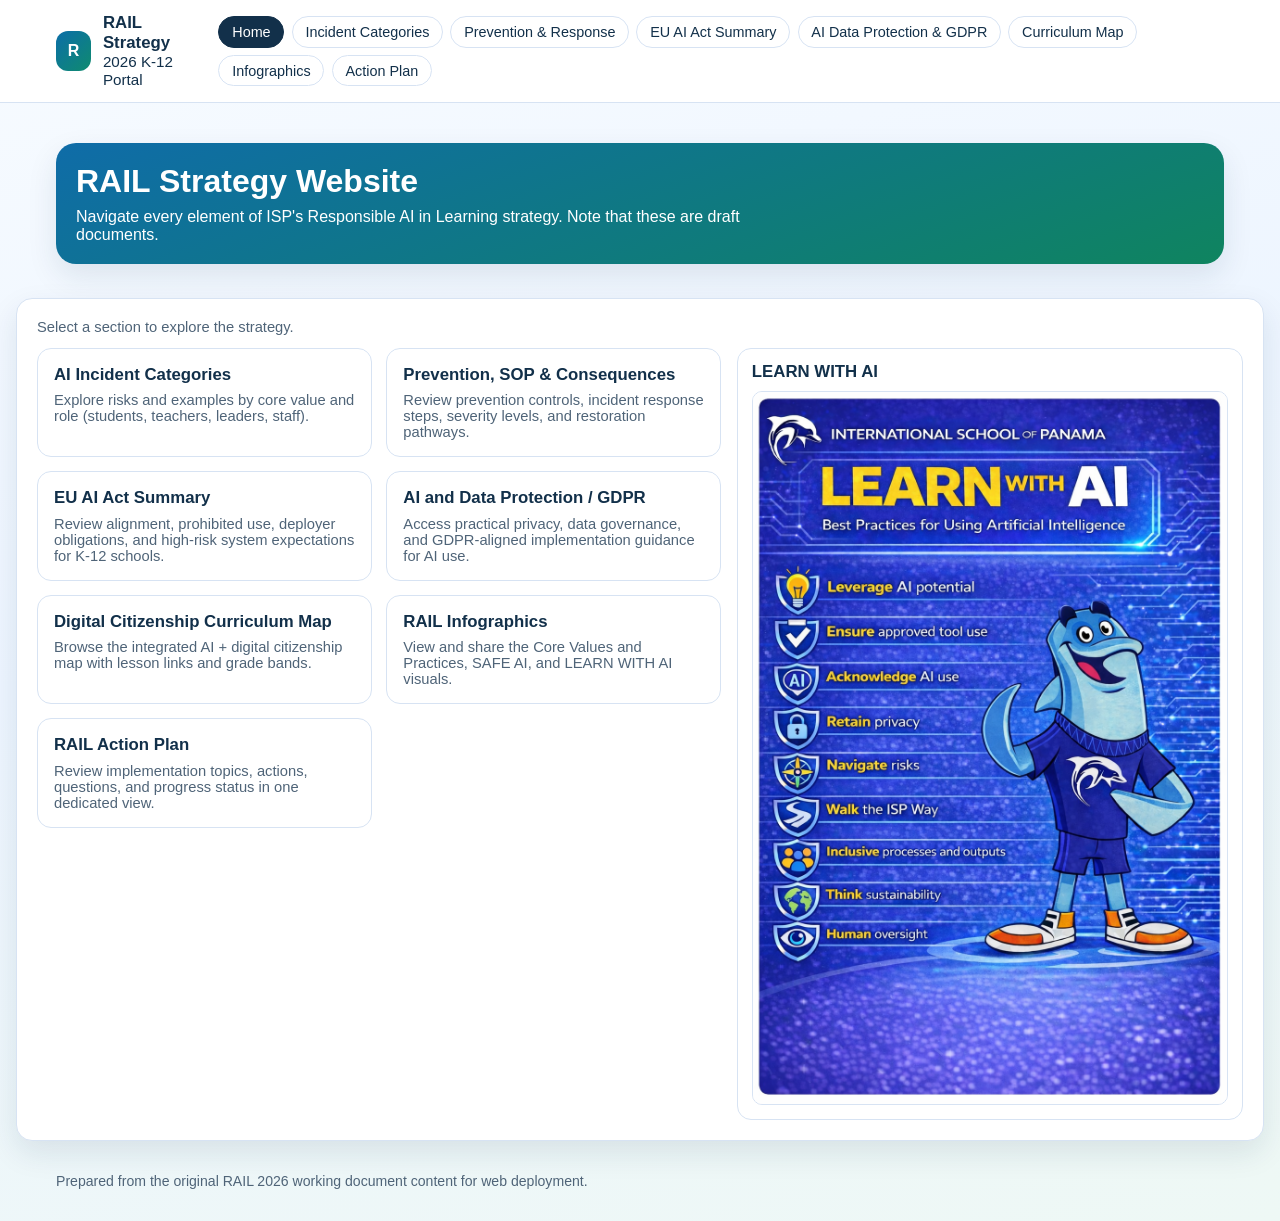
<file: index.html>
<!doctype html>
<html lang="en">
<head>
  <meta charset="utf-8">
  <meta name="viewport" content="width=device-width, initial-scale=1">
  <title>RAIL Strategy 2026</title>
  <link rel="stylesheet" href="./styles.css">
</head>
<body>
  <header class="site-header">
    <div class="header-inner">
      <a class="brand" href="./index.html">
        <div class="brand-mark">R</div>
        <div class="brand-text"><strong>RAIL Strategy</strong>2026 K-12 Portal</div>
      </a>
      <button id="menu-toggle" class="menu-toggle" type="button">Menu</button>
      <nav id="main-nav" class="main-nav" aria-label="Main navigation"></nav>
    </div>
  </header>

  <section class="hero">
    <div class="hero-card">
      <h1>RAIL Strategy Website</h1>
      <p>Navigate every element of ISP's Responsible AI in Learning strategy. Note that these are draft documents.</p>
    </div>
  </section>

  <main class="page-grid single-column">
    <section class="panel content-panel">
      <p class="status">Select a section to explore the strategy.</p>
      <div class="home-layout">
        <div class="home-grid">
          <a class="home-card" href="./incidents.html">
            <h3>AI Incident Categories</h3>
            <p>Explore risks and examples by core value and role (students, teachers, leaders, staff).</p>
          </a>
          <a class="home-card" href="./response.html">
            <h3>Prevention, SOP & Consequences</h3>
            <p>Review prevention controls, incident response steps, severity levels, and restoration pathways.</p>
          </a>
          <a class="home-card" href="./eu-ai-act-summary.html">
            <h3>EU AI Act Summary</h3>
            <p>Review alignment, prohibited use, deployer obligations, and high-risk system expectations for K-12 schools.</p>
          </a>
          <a class="home-card" href="./data-protection-gdpr.html">
            <h3>AI and Data Protection / GDPR</h3>
            <p>Access practical privacy, data governance, and GDPR-aligned implementation guidance for AI use.</p>
          </a>
          <a class="home-card" href="./curriculum.html">
            <h3>Digital Citizenship Curriculum Map</h3>
            <p>Browse the integrated AI + digital citizenship map with lesson links and grade bands.</p>
          </a>
          <a class="home-card" href="./infographics.html">
            <h3>RAIL Infographics</h3>
            <p>View and share the Core Values and Practices, SAFE AI, and LEARN WITH AI visuals.</p>
          </a>
          <a class="home-card" href="./action-plan.html">
            <h3>RAIL Action Plan</h3>
            <p>Review implementation topics, actions, questions, and progress status in one dedicated view.</p>
          </a>
        </div>
        <a class="home-feature-card" href="./infographics.html">
          <h3>LEARN WITH AI</h3>
          <img src="./assets/infographics/learn-with-ai-v5.png" alt="LEARN WITH AI infographic">
        </a>
      </div>
    </section>
  </main>

  <footer class="site-footer">Prepared from the original RAIL 2026 working document content for web deployment.</footer>

  <script src="./nav.js"></script>
</body>
</html>
</file>
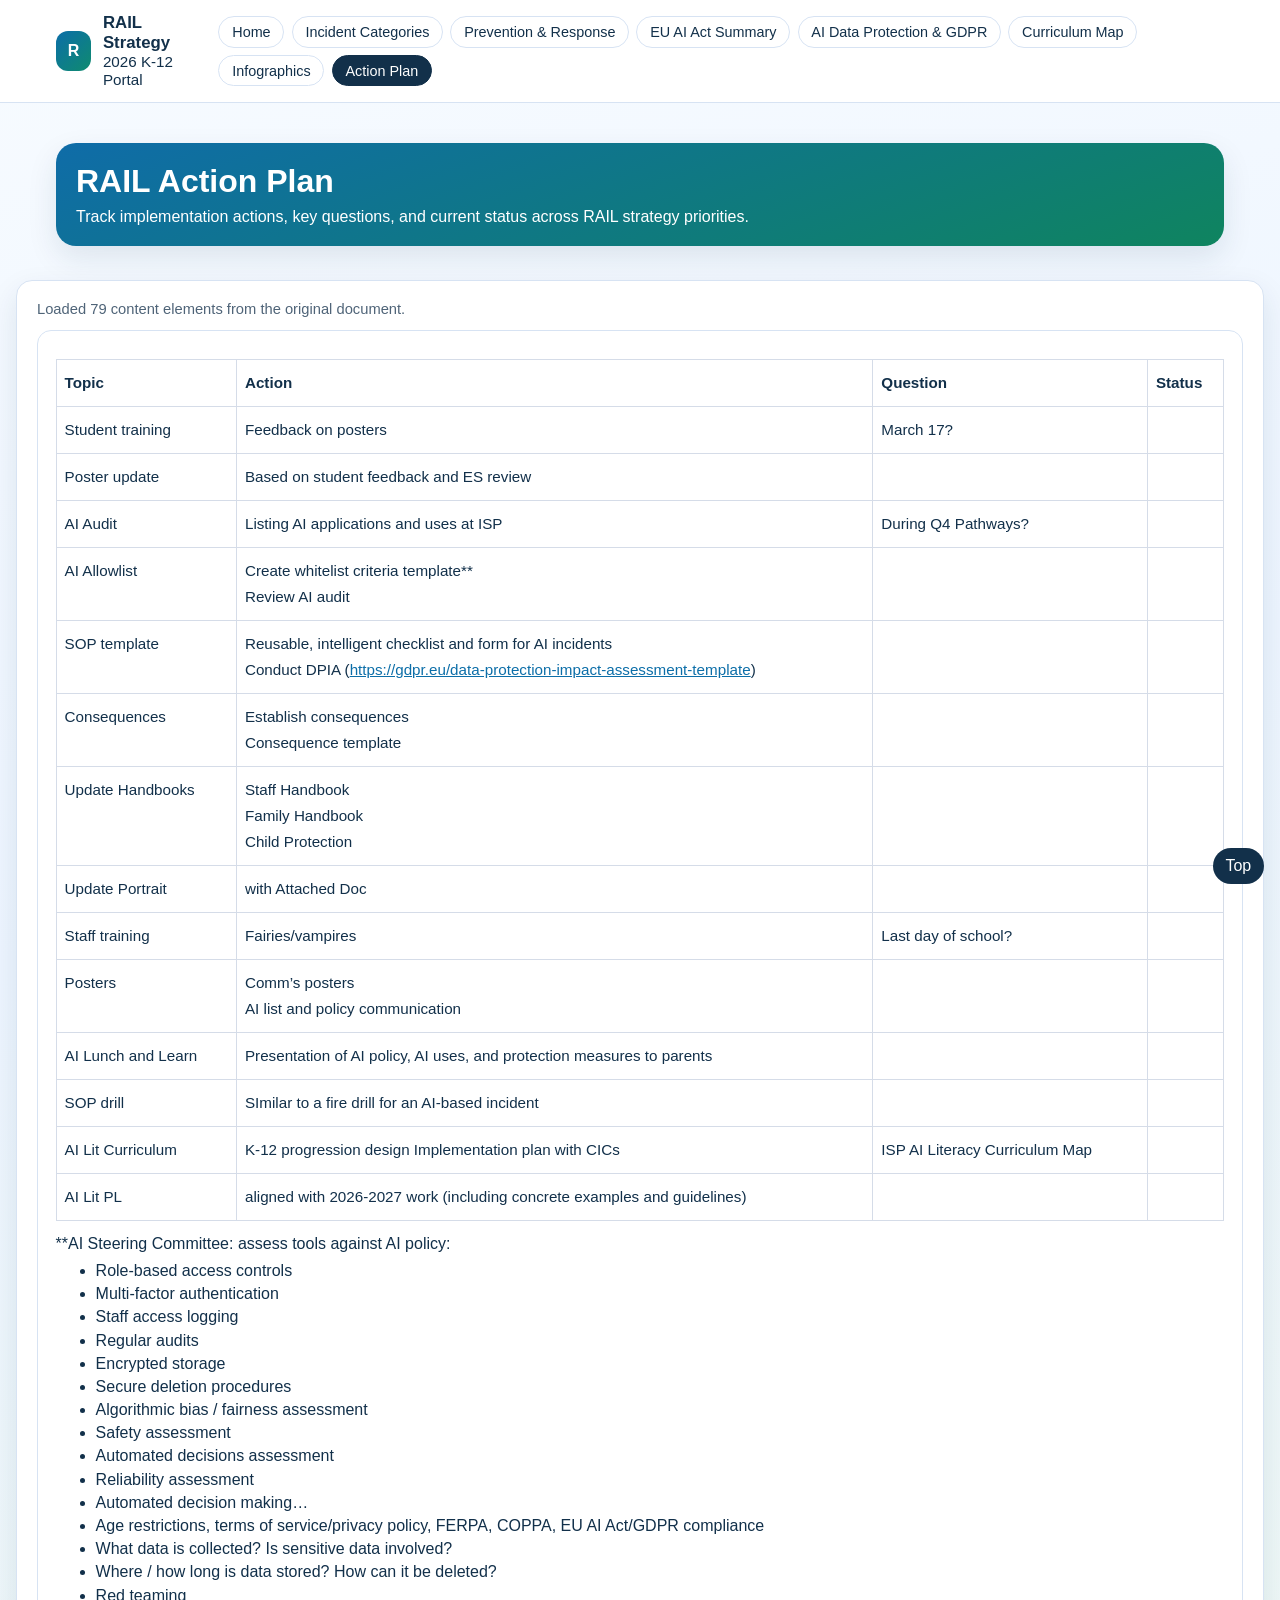
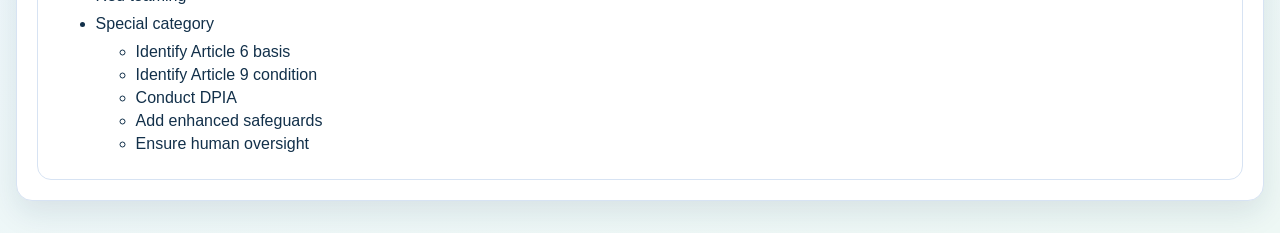
<file: action-plan.html>
<!doctype html>
<html lang="en">
<head>
  <meta charset="utf-8">
  <meta name="viewport" content="width=device-width, initial-scale=1">
  <title>RAIL Action Plan | RAIL Strategy 2026</title>
  <link rel="stylesheet" href="./styles.css">
</head>
<body data-page="action">
  <header class="site-header"><div class="header-inner"><a class="brand" href="./index.html"><div class="brand-mark">R</div><div class="brand-text"><strong>RAIL Strategy</strong>2026 K-12 Portal</div></a><button id="menu-toggle" class="menu-toggle" type="button">Menu</button><nav id="main-nav" class="main-nav" aria-label="Main navigation"></nav></div></header>
  <section class="hero"><div class="hero-card"><h1>RAIL Action Plan</h1><p>Track implementation actions, key questions, and current status across RAIL strategy priorities.</p></div></section>
  <main class="page-grid single-column"><section class="panel content-panel"><p id="status" class="status">Loading…</p><div id="doc-content" class="doc-content"></div></section></main>
  <a class="top-link" href="#">Top</a>
  <script src="./nav.js"></script>
  <script src="./app.js"></script>
</body>
</html>
</file>
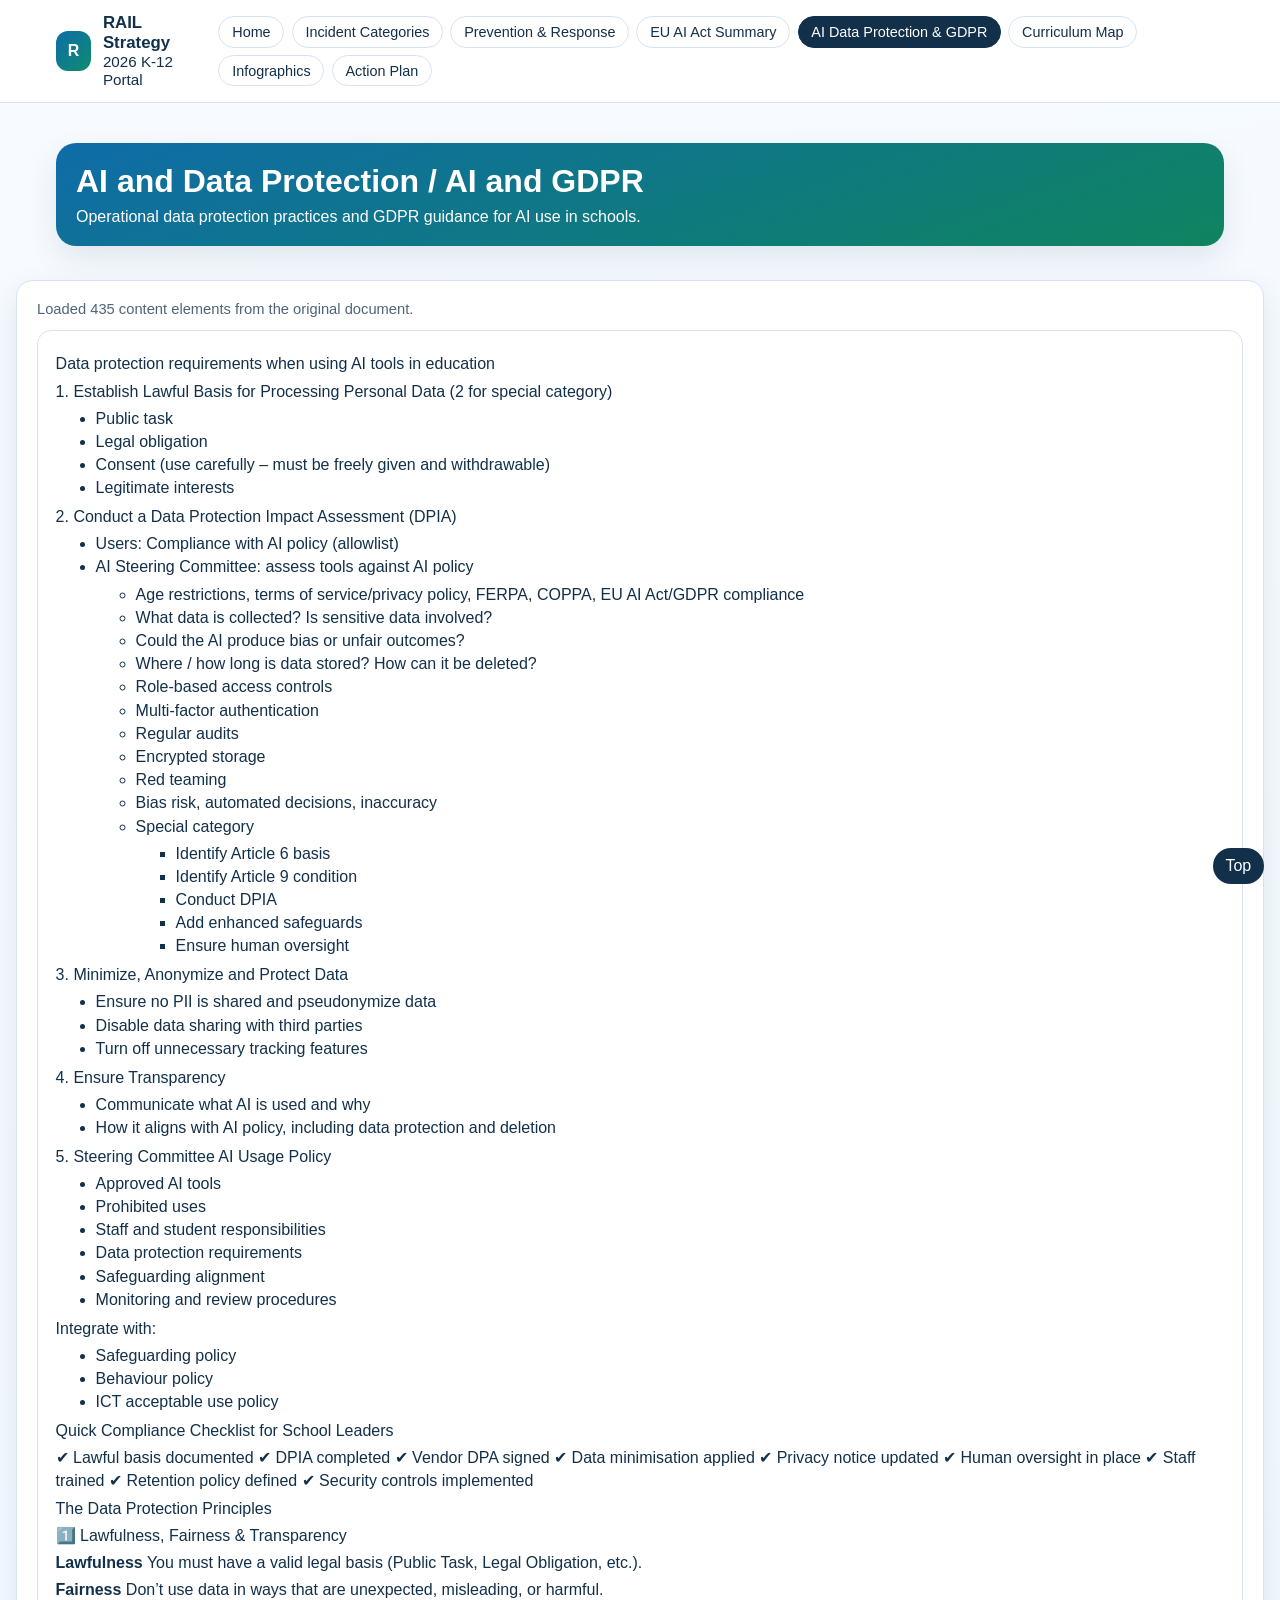
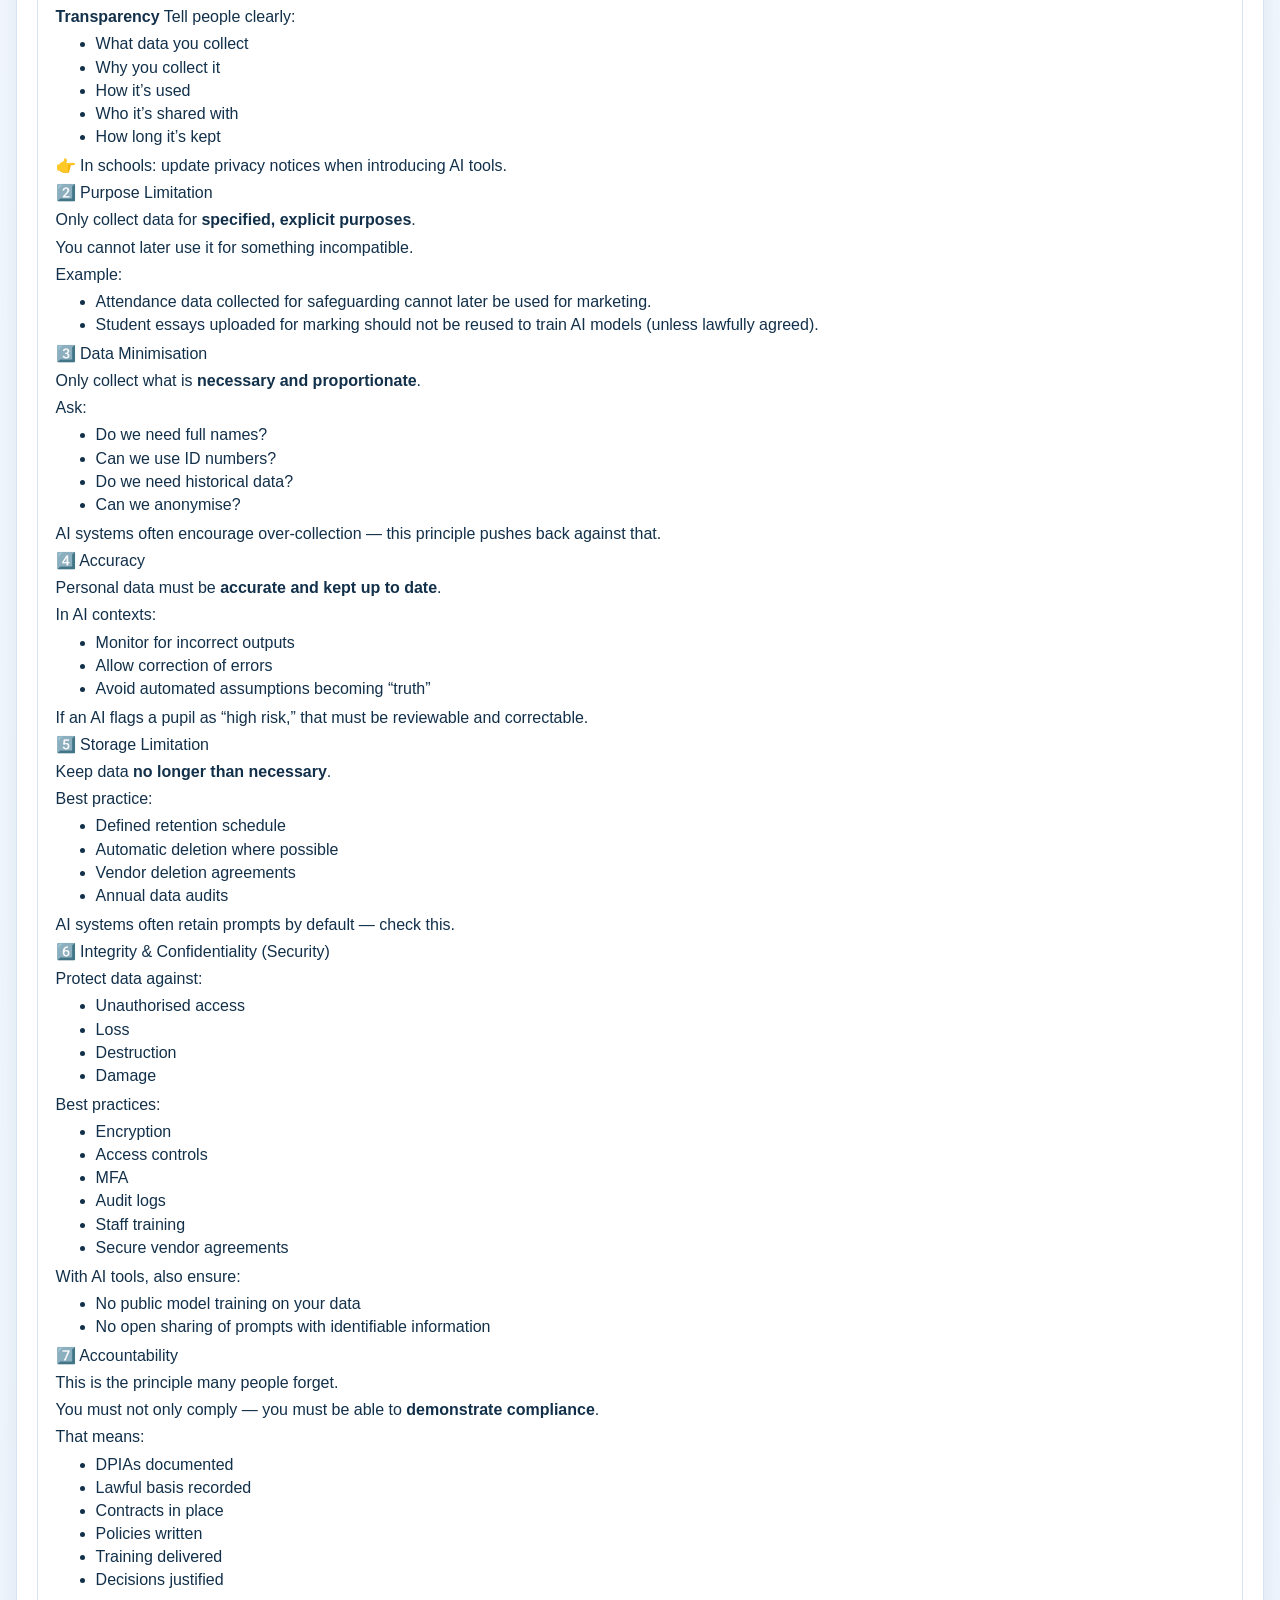
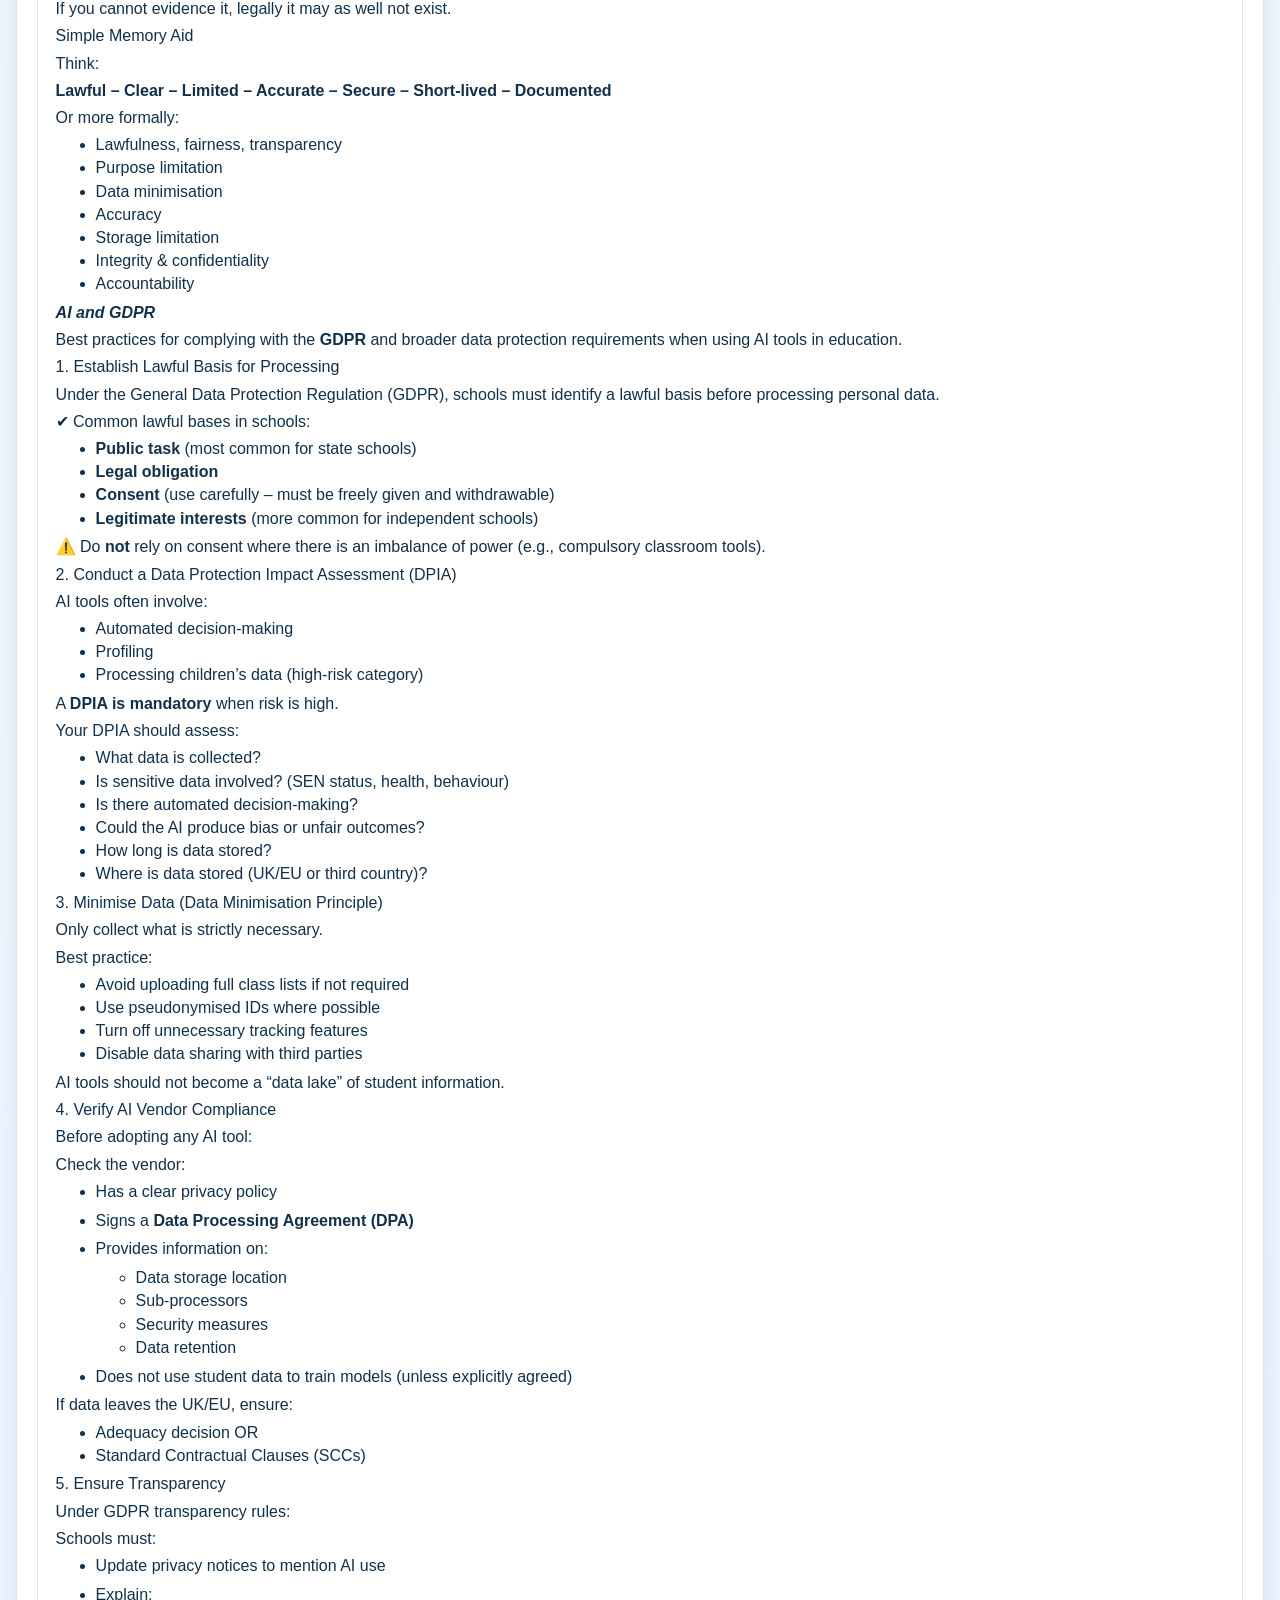
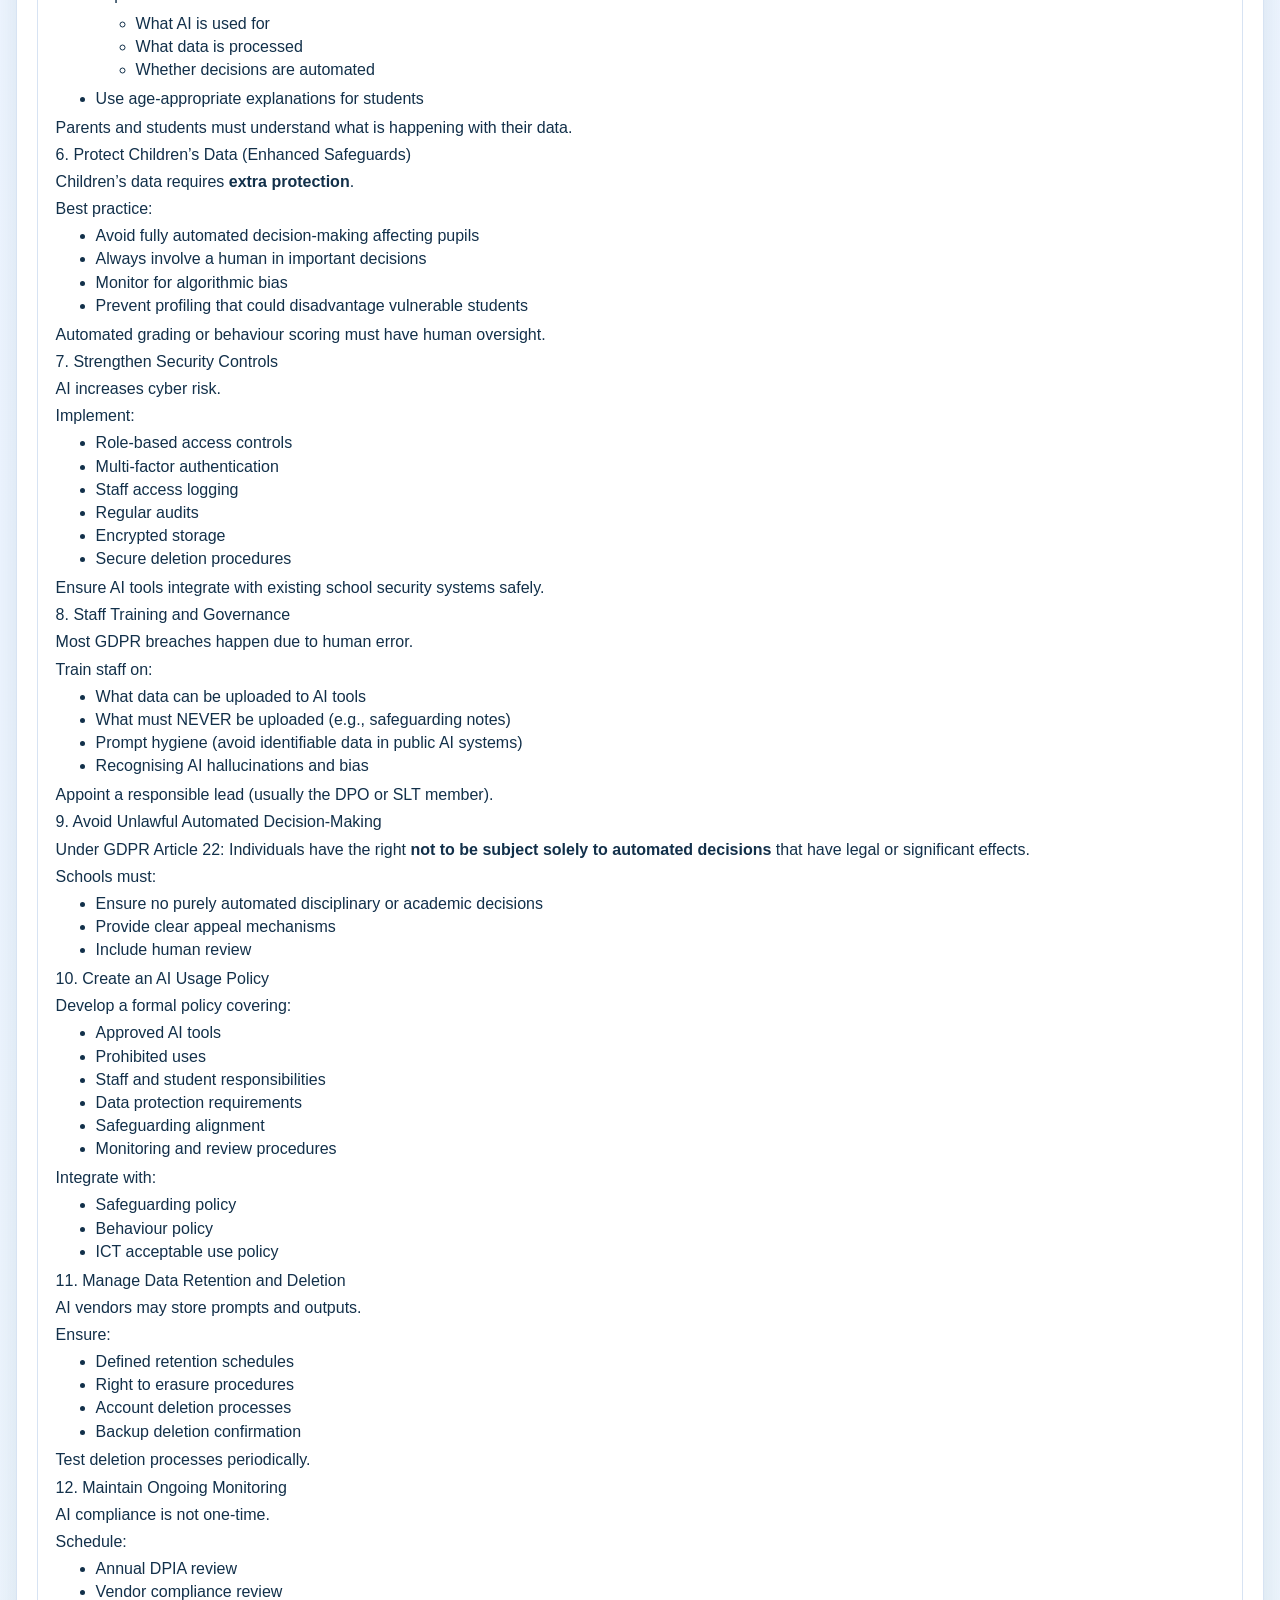
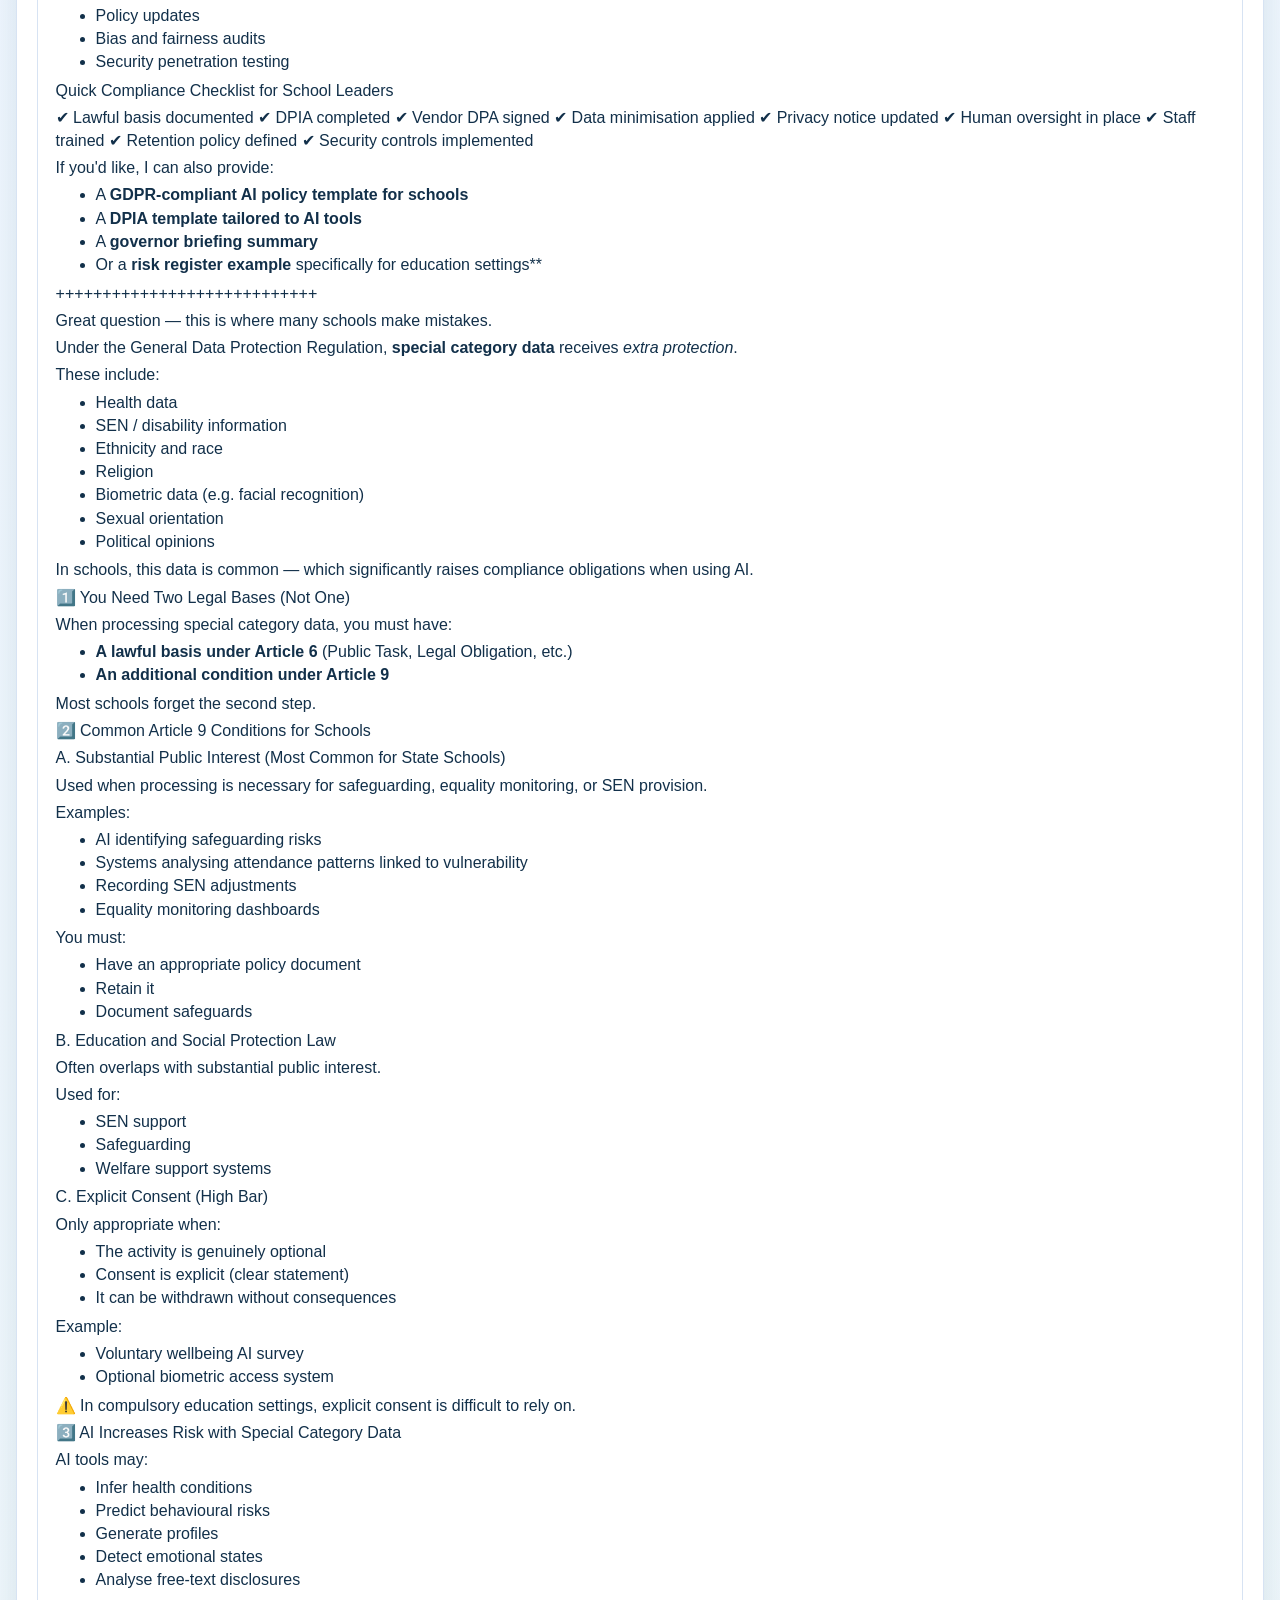
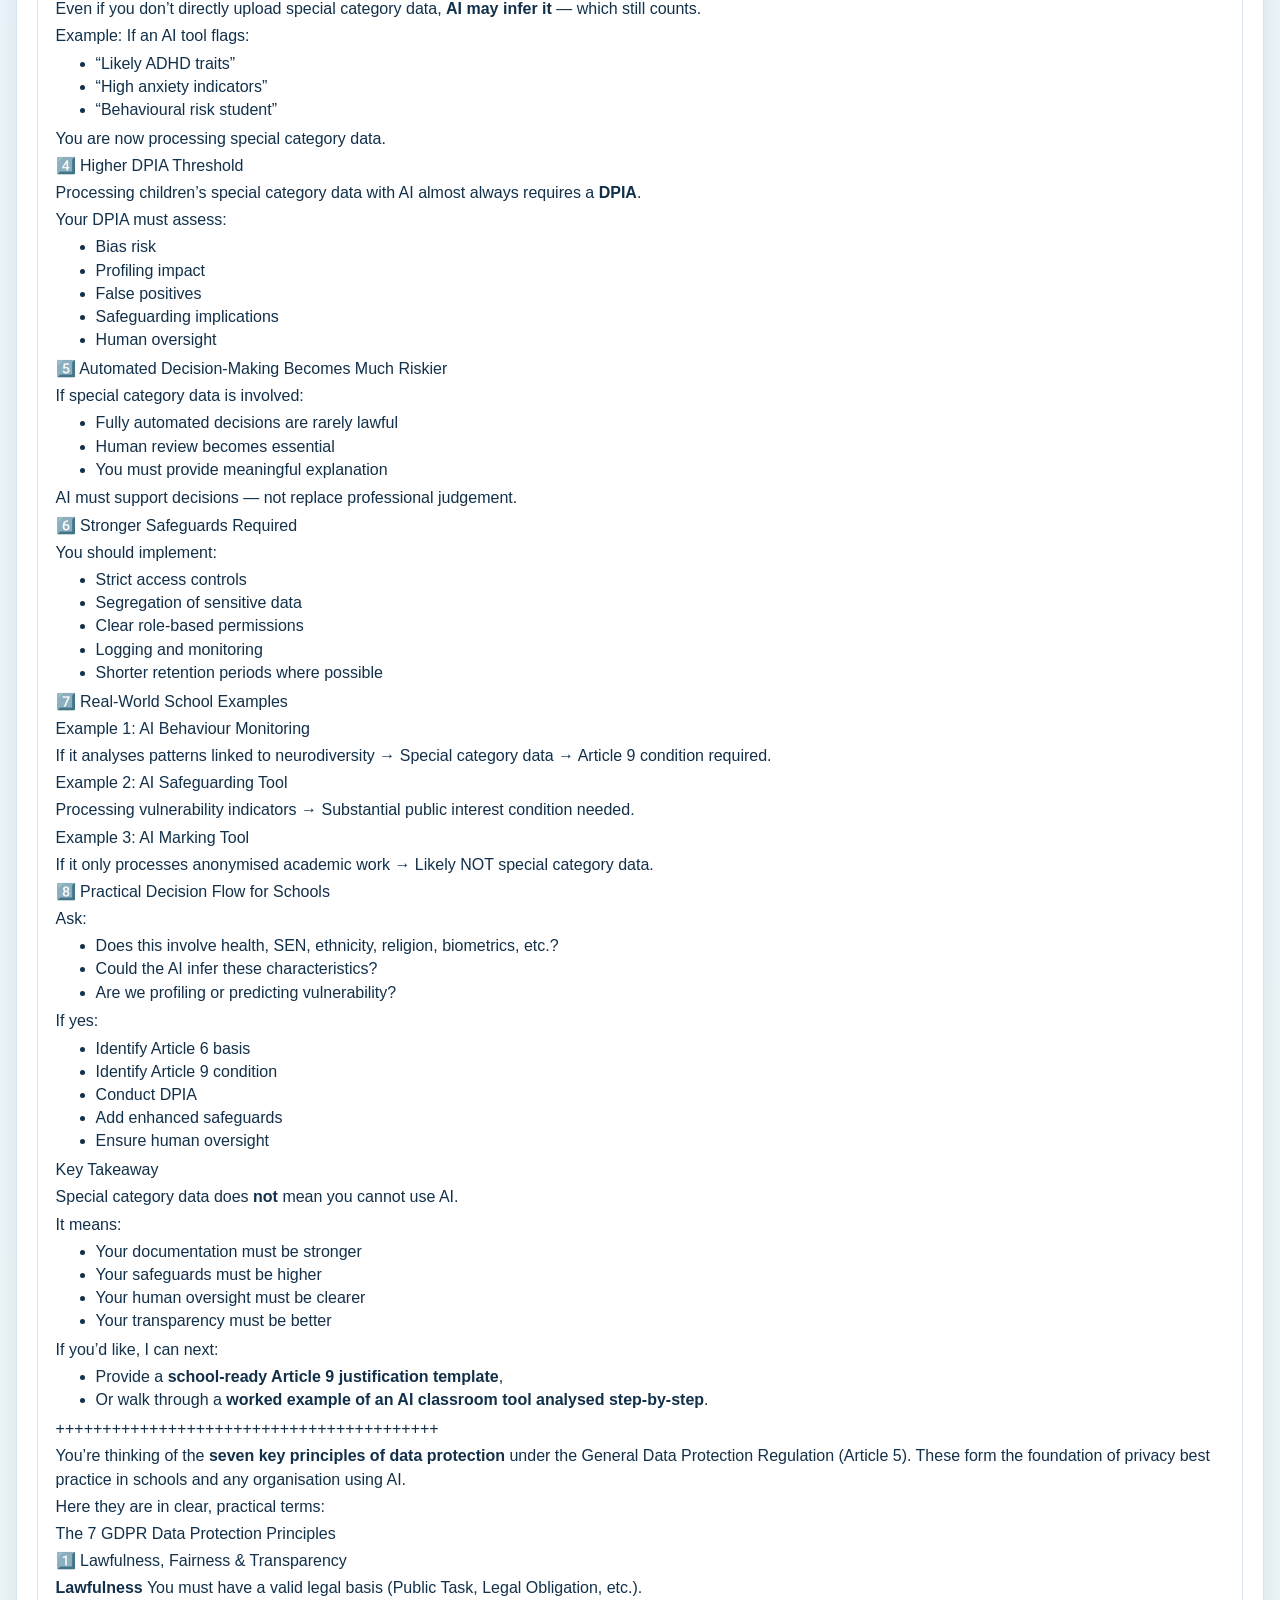
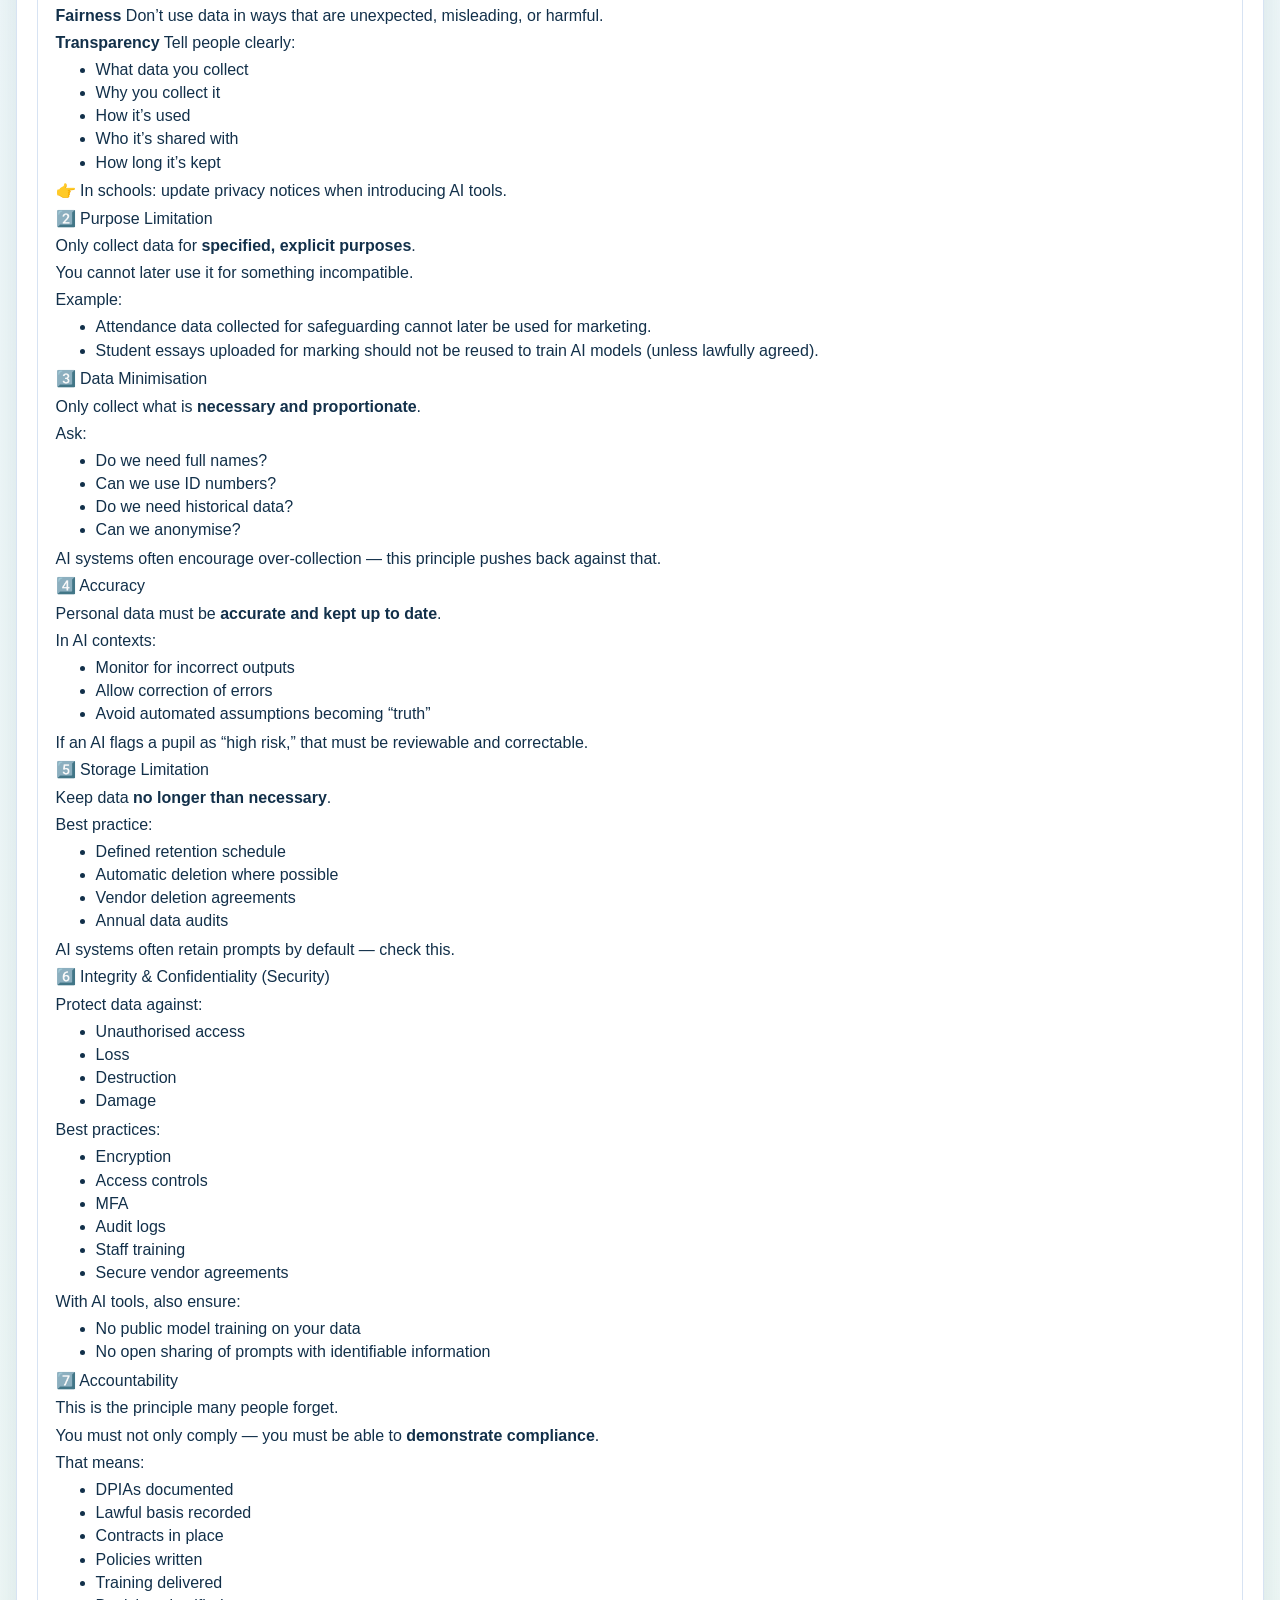
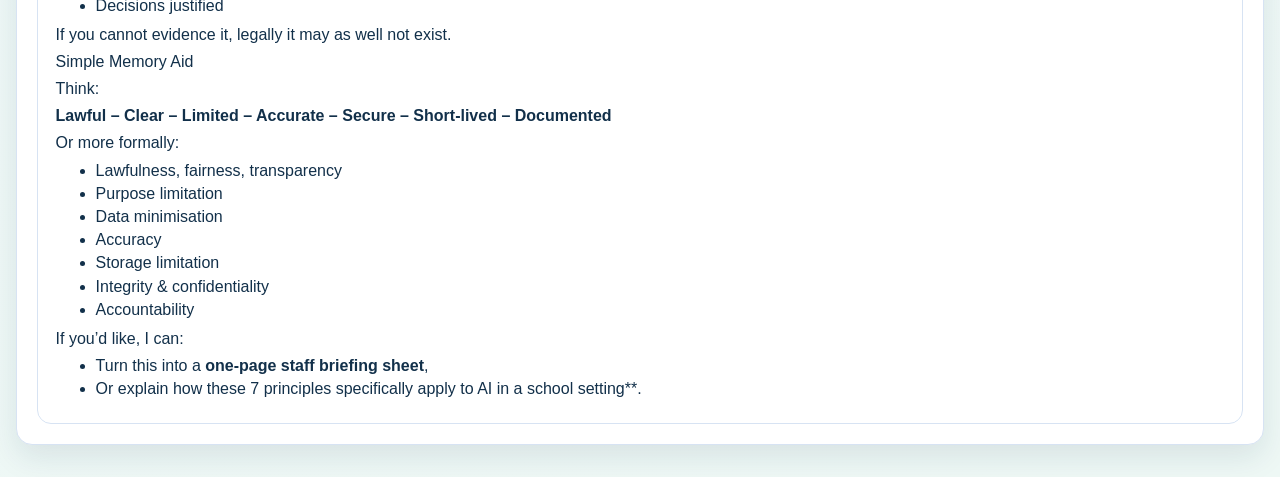
<file: data-protection-gdpr.html>
<!doctype html>
<html lang="en">
<head>
  <meta charset="utf-8">
  <meta name="viewport" content="width=device-width, initial-scale=1">
  <title>AI and Data Protection | RAIL Strategy 2026</title>
  <link rel="stylesheet" href="./styles.css">
</head>
<body data-page="dataProtection">
  <header class="site-header"><div class="header-inner"><a class="brand" href="./index.html"><div class="brand-mark">R</div><div class="brand-text"><strong>RAIL Strategy</strong>2026 K-12 Portal</div></a><button id="menu-toggle" class="menu-toggle" type="button">Menu</button><nav id="main-nav" class="main-nav" aria-label="Main navigation"></nav></div></header>
  <section class="hero"><div class="hero-card"><h1>AI and Data Protection / AI and GDPR</h1><p>Operational data protection practices and GDPR guidance for AI use in schools.</p></div></section>
  <main class="page-grid single-column"><section class="panel content-panel"><p id="status" class="status">Loading…</p><div id="doc-content" class="doc-content"></div></section></main>
  <a class="top-link" href="#">Top</a>
  <script src="./nav.js"></script>
  <script src="./app.js"></script>
</body>
</html>
</file>
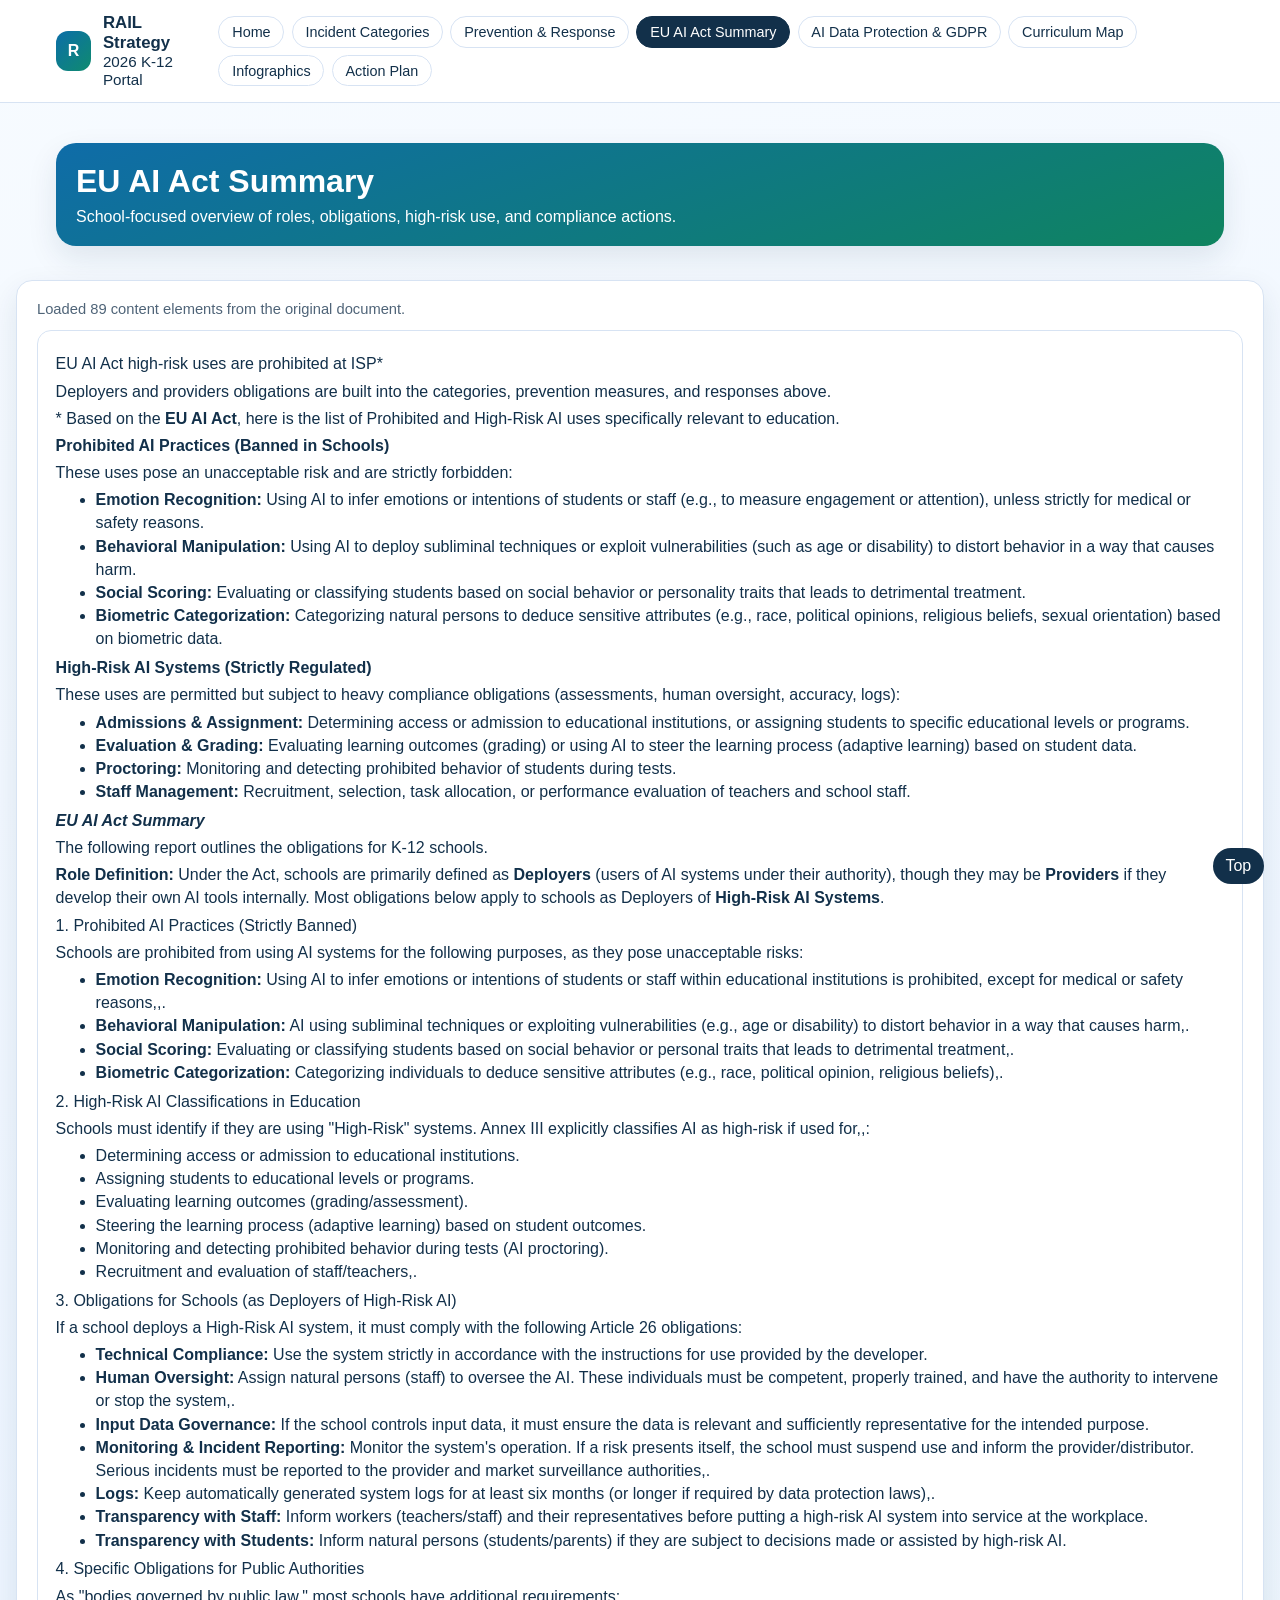
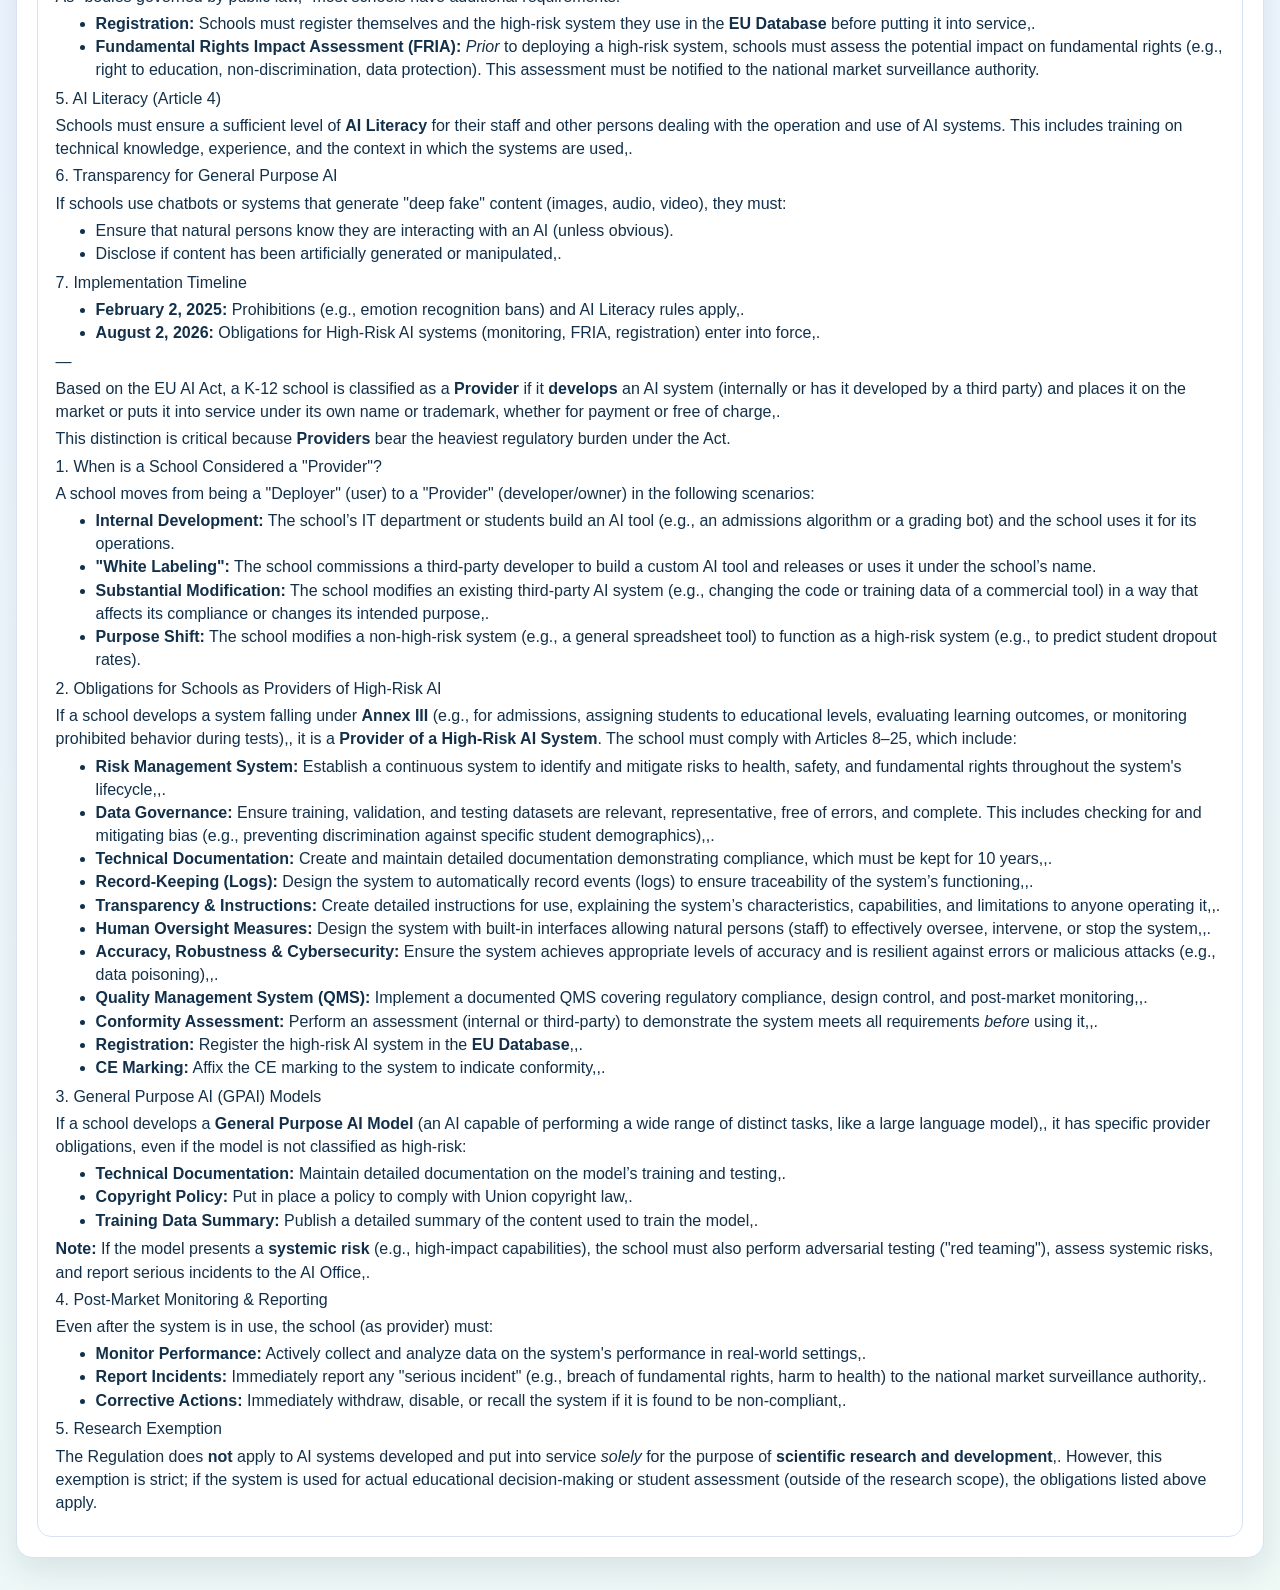
<file: eu-ai-act-summary.html>
<!doctype html>
<html lang="en">
<head>
  <meta charset="utf-8">
  <meta name="viewport" content="width=device-width, initial-scale=1">
  <title>EU AI Act Summary | RAIL Strategy 2026</title>
  <link rel="stylesheet" href="./styles.css">
</head>
<body data-page="euSummary">
  <header class="site-header"><div class="header-inner"><a class="brand" href="./index.html"><div class="brand-mark">R</div><div class="brand-text"><strong>RAIL Strategy</strong>2026 K-12 Portal</div></a><button id="menu-toggle" class="menu-toggle" type="button">Menu</button><nav id="main-nav" class="main-nav" aria-label="Main navigation"></nav></div></header>
  <section class="hero"><div class="hero-card"><h1>EU AI Act Summary</h1><p>School-focused overview of roles, obligations, high-risk use, and compliance actions.</p></div></section>
  <main class="page-grid single-column"><section class="panel content-panel"><p id="status" class="status">Loading…</p><div id="doc-content" class="doc-content"></div></section></main>
  <a class="top-link" href="#">Top</a>
  <script src="./nav.js"></script>
  <script src="./app.js"></script>
</body>
</html>
</file>
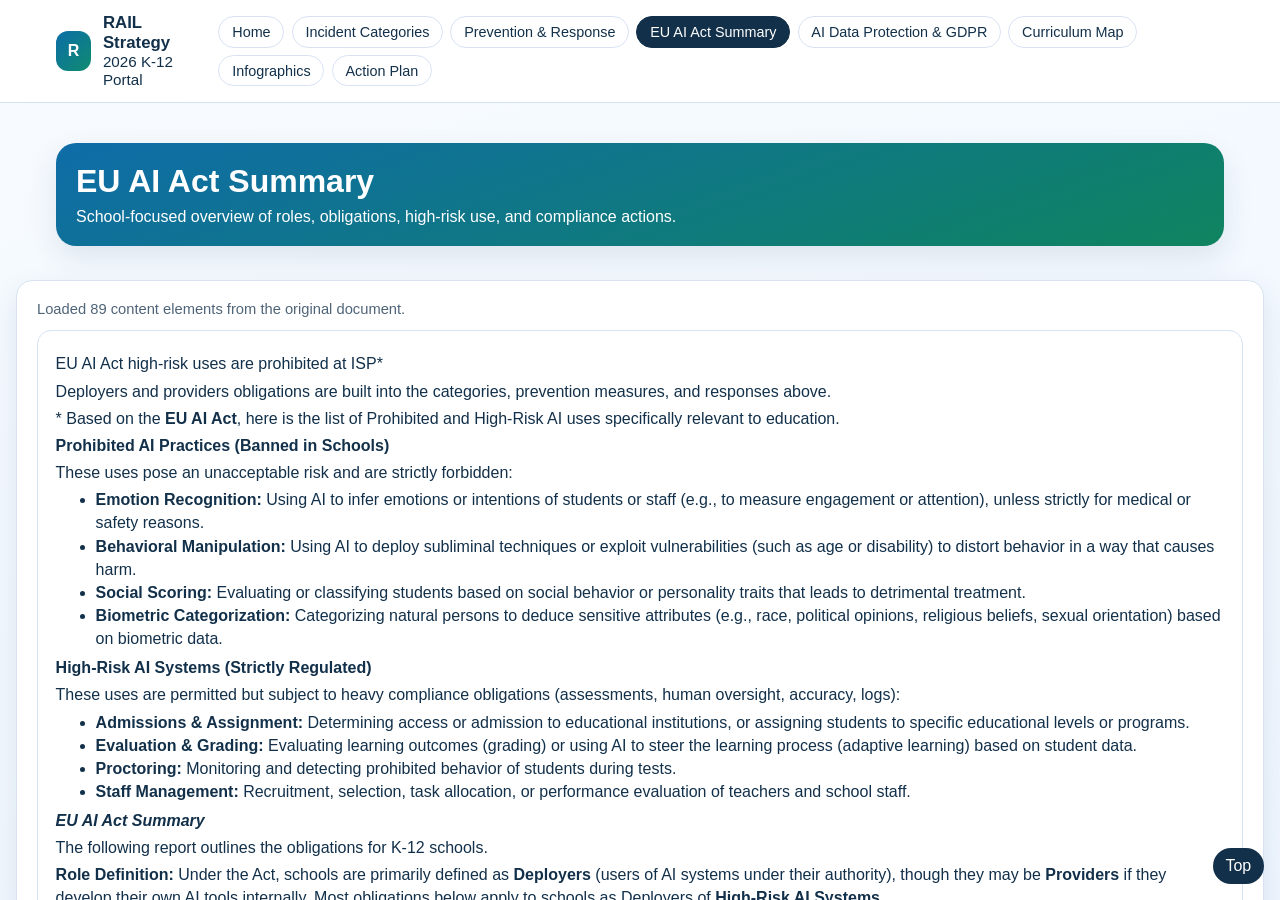
<file: eu-ai-act.html>
<!doctype html>
<html lang="en">
<head>
  <meta charset="utf-8">
  <meta http-equiv="refresh" content="0; url=./eu-ai-act-summary.html">
  <meta name="viewport" content="width=device-width, initial-scale=1">
  <title>Redirecting…</title>
</head>
<body>
  <p>Redirecting to <a href="./eu-ai-act-summary.html">EU AI Act Summary</a>…</p>
</body>
</html>
</file>
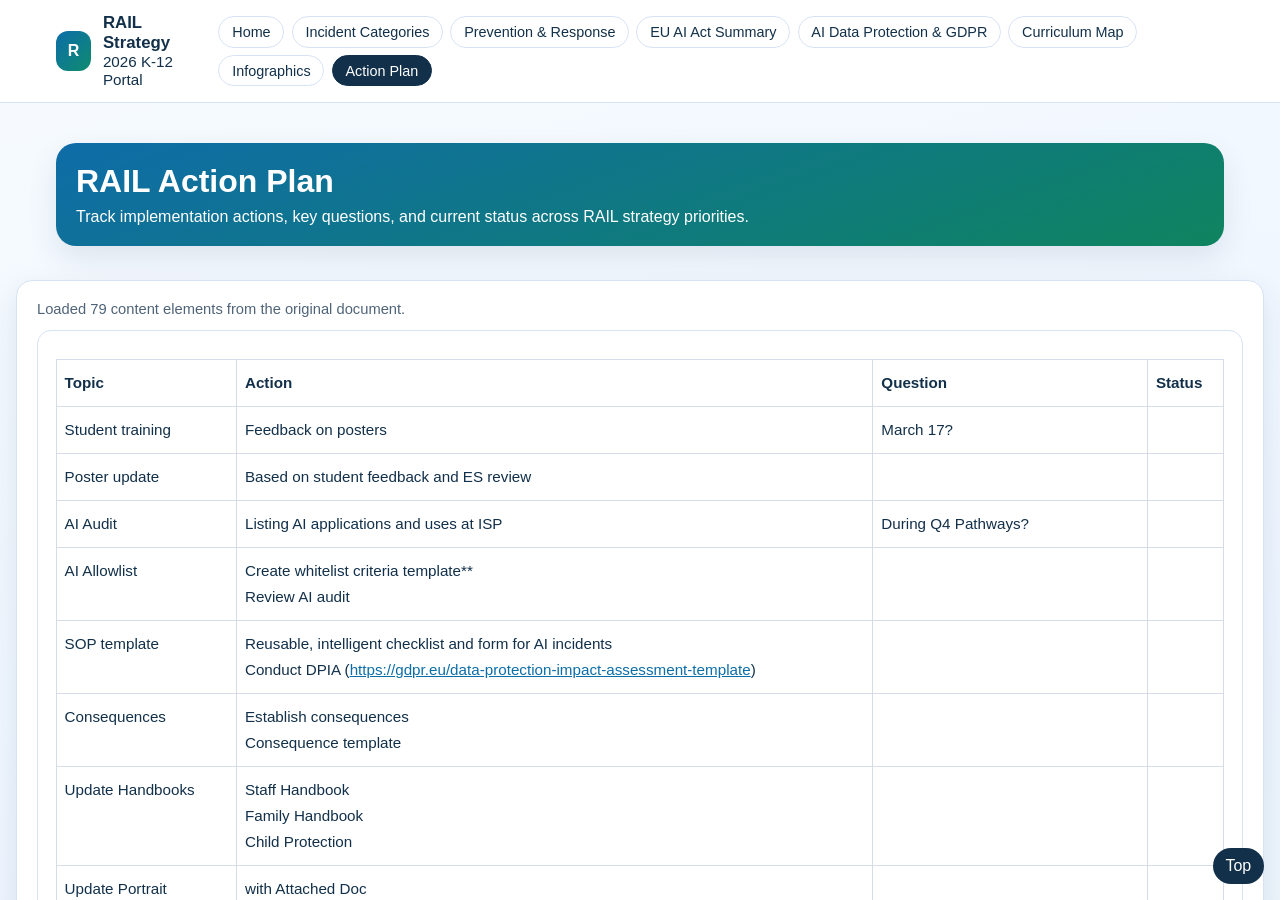
<file: full-document.html>
<!doctype html>
<html lang="en">
<head>
  <meta charset="utf-8">
  <meta http-equiv="refresh" content="0; url=./action-plan.html">
  <meta name="viewport" content="width=device-width, initial-scale=1">
  <title>Redirecting…</title>
</head>
<body>
  <p>Redirecting to <a href="./action-plan.html">RAIL Action Plan</a>…</p>
</body>
</html>
</file>
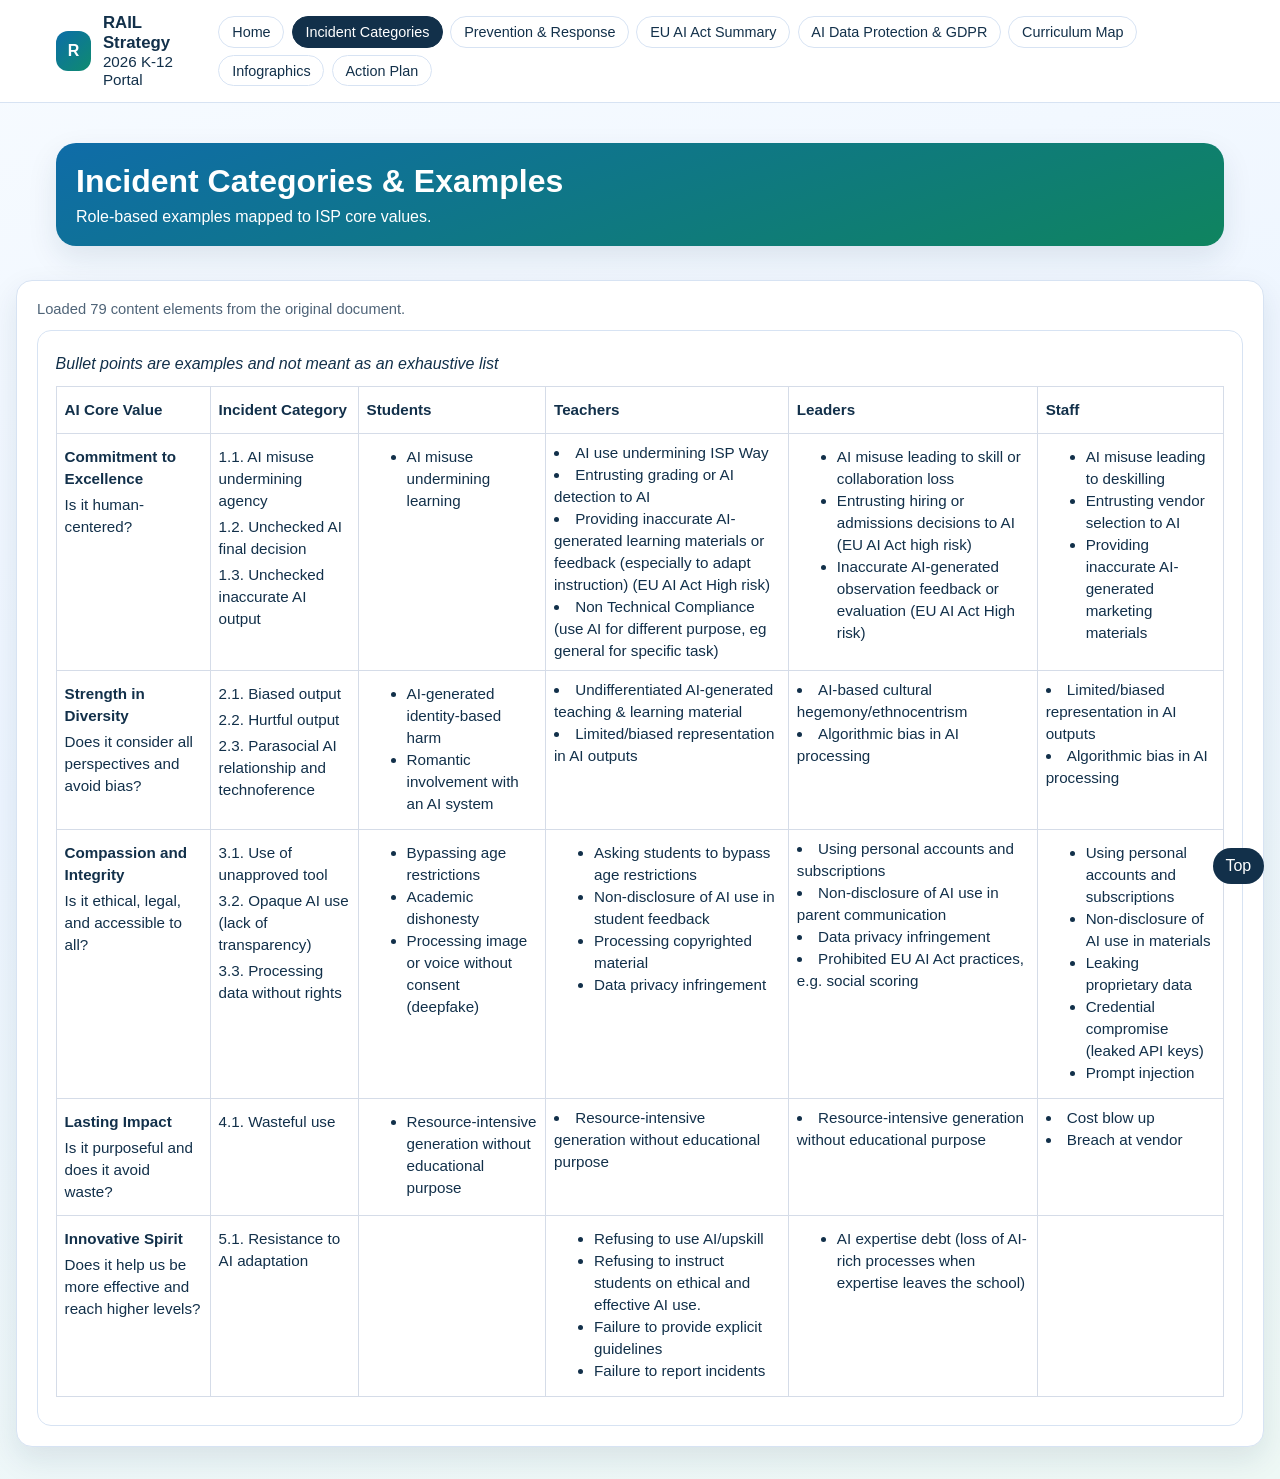
<file: incidents.html>
<!doctype html>
<html lang="en">
<head>
  <meta charset="utf-8">
  <meta name="viewport" content="width=device-width, initial-scale=1">
  <title>Incident Categories | RAIL Strategy 2026</title>
  <link rel="stylesheet" href="./styles.css">
</head>
<body data-page="incidents">
  <header class="site-header">
    <div class="header-inner">
      <a class="brand" href="./index.html"><div class="brand-mark">R</div><div class="brand-text"><strong>RAIL Strategy</strong>2026 K-12 Portal</div></a>
      <button id="menu-toggle" class="menu-toggle" type="button">Menu</button>
      <nav id="main-nav" class="main-nav" aria-label="Main navigation"></nav>
    </div>
  </header>
  <section class="hero"><div class="hero-card"><h1>Incident Categories & Examples</h1><p>Role-based examples mapped to ISP core values.</p></div></section>
  <main class="page-grid single-column">
    <section class="panel content-panel">
      <p id="status" class="status">Loading…</p>
      <div id="doc-content" class="doc-content"></div>
    </section>
  </main>
  <a class="top-link" href="#">Top</a>
  <script src="./nav.js"></script>
  <script src="./app.js"></script>
</body>
</html>
</file>
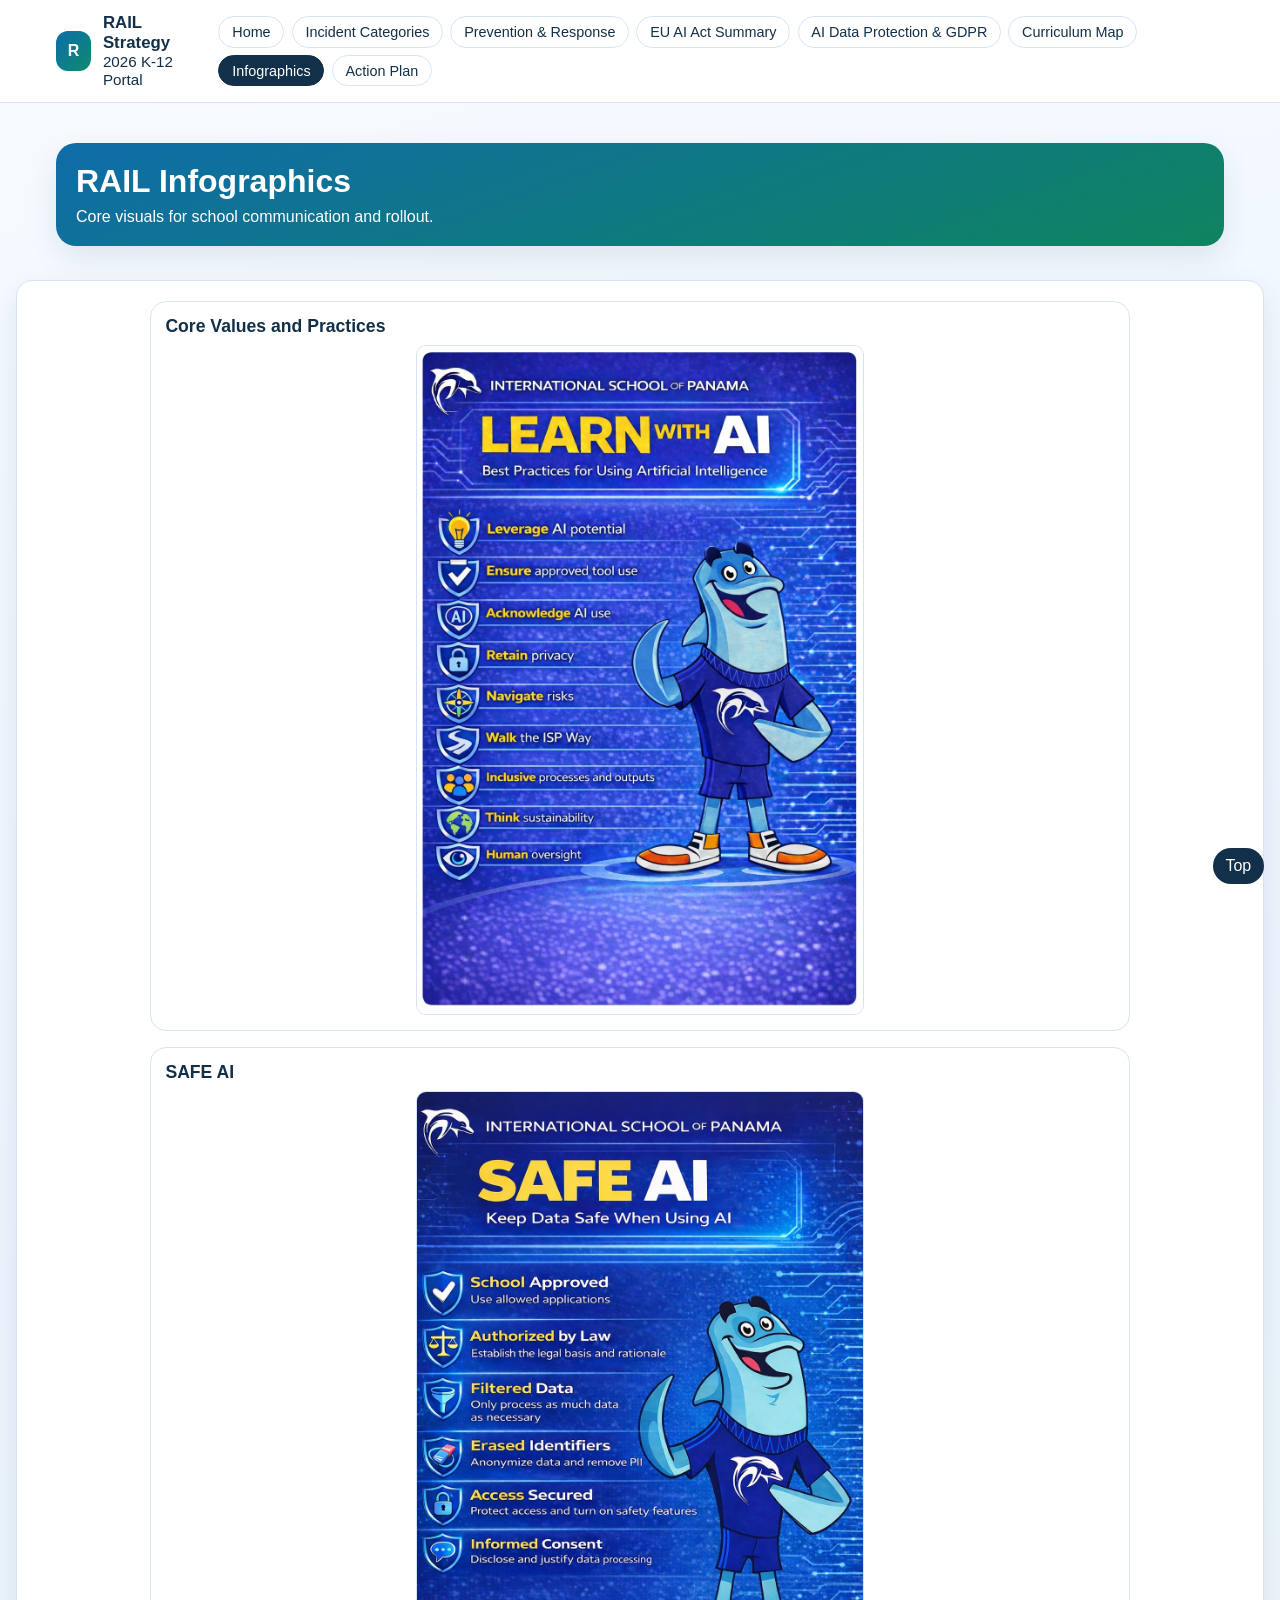
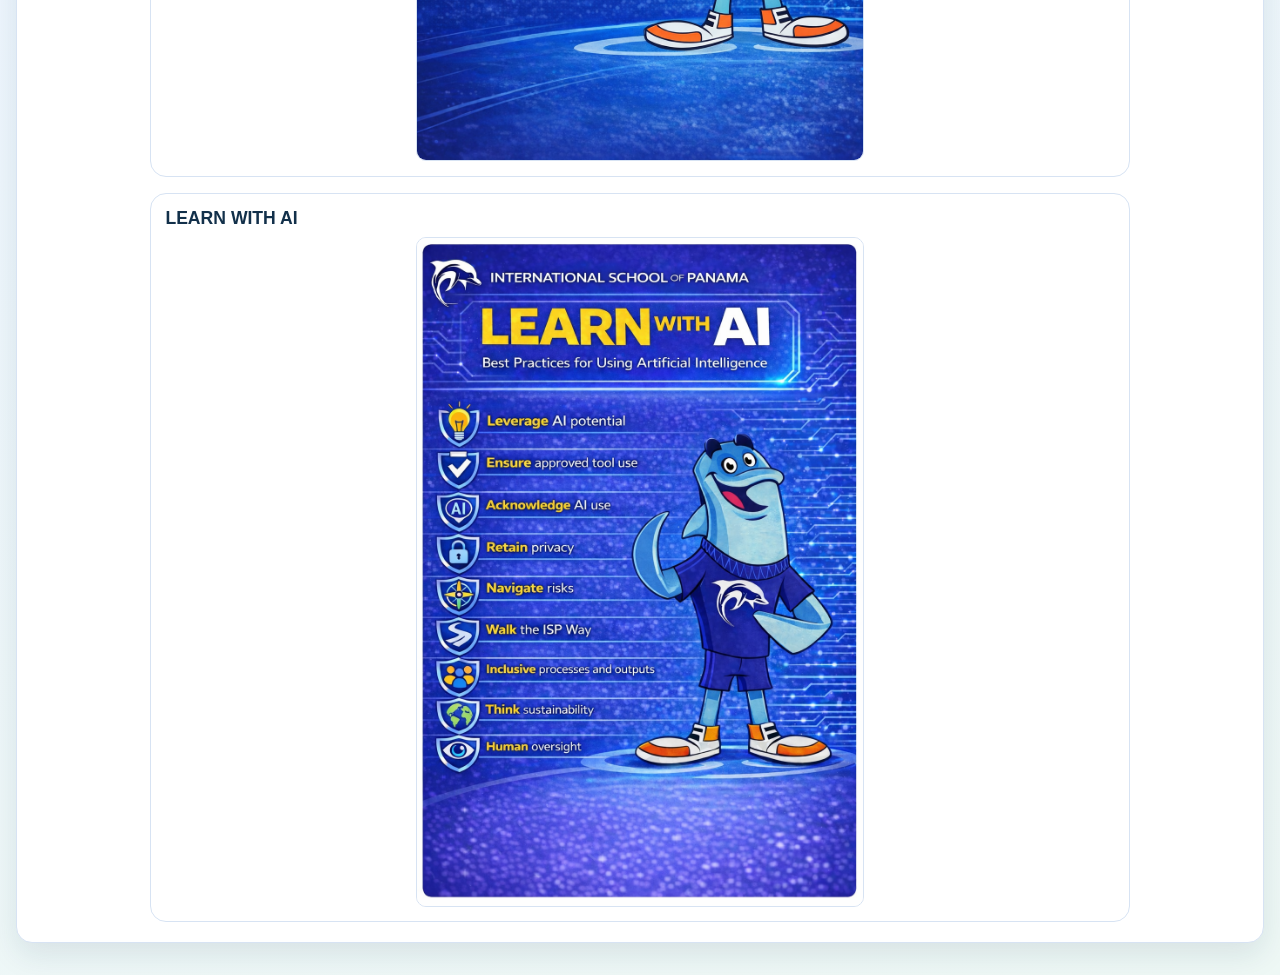
<file: infographics.html>
<!doctype html>
<html lang="en">
<head>
  <meta charset="utf-8">
  <meta name="viewport" content="width=device-width, initial-scale=1">
  <title>Infographics | RAIL Strategy 2026</title>
  <link rel="stylesheet" href="./styles.css">
</head>
<body>
  <header class="site-header"><div class="header-inner"><a class="brand" href="./index.html"><div class="brand-mark">R</div><div class="brand-text"><strong>RAIL Strategy</strong>2026 K-12 Portal</div></a><button id="menu-toggle" class="menu-toggle" type="button">Menu</button><nav id="main-nav" class="main-nav" aria-label="Main navigation"></nav></div></header>
  <section class="hero"><div class="hero-card"><h1>RAIL Infographics</h1><p>Core visuals for school communication and rollout.</p></div></section>
  <main class="page-grid single-column">
    <section class="panel content-panel">
      <div class="infographic-grid">
        <article class="infographic-card">
          <h2>Core Values and Practices</h2>
          <img src="./assets/infographics/core-values-and-practices-v4.png" alt="Core Values and Practices infographic">
        </article>
        <article class="infographic-card">
          <h2>SAFE AI</h2>
          <img src="./assets/infographics/safe-ai.png" alt="SAFE AI infographic">
        </article>
        <article class="infographic-card">
          <h2>LEARN WITH AI</h2>
          <img src="./assets/infographics/learn-with-ai-v5.png" alt="LEARN WITH AI infographic">
        </article>
      </div>
    </section>
  </main>
  <a class="top-link" href="#">Top</a>
  <script src="./nav.js"></script>
</body>
</html>
</file>
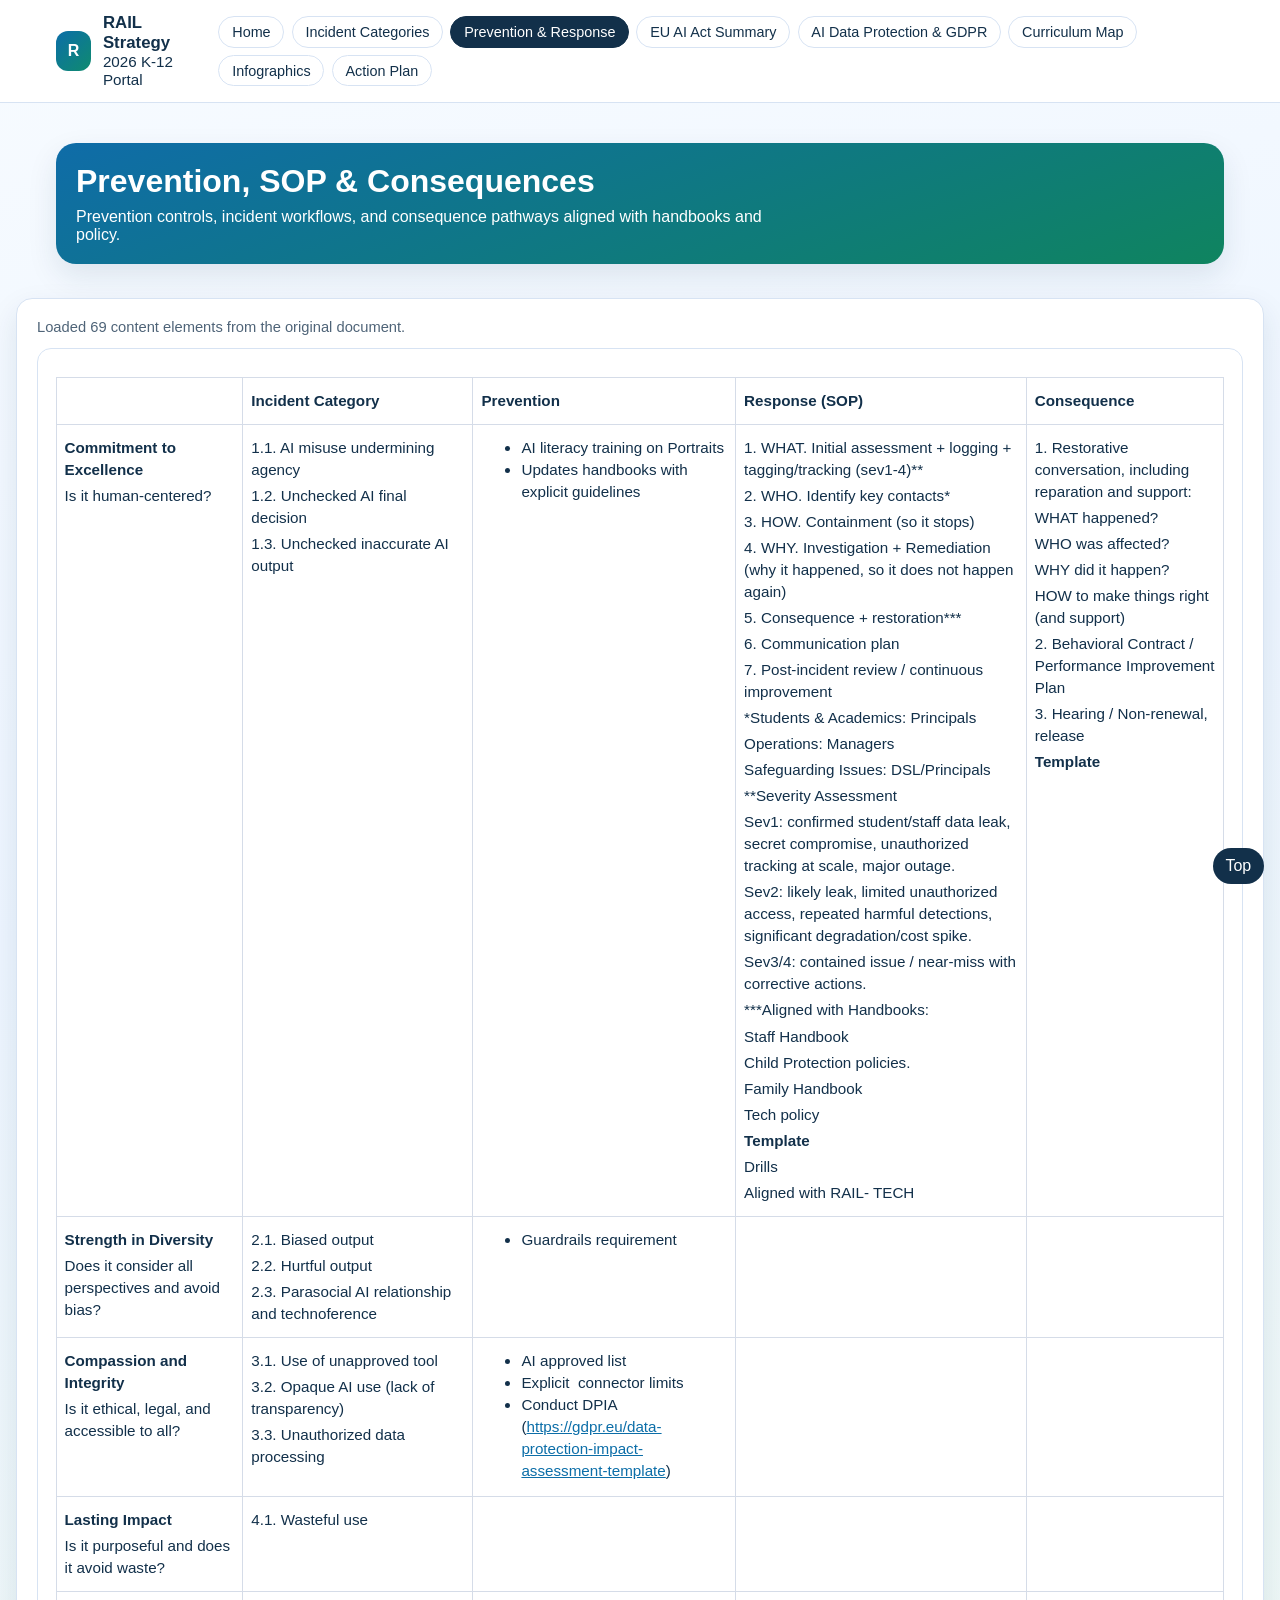
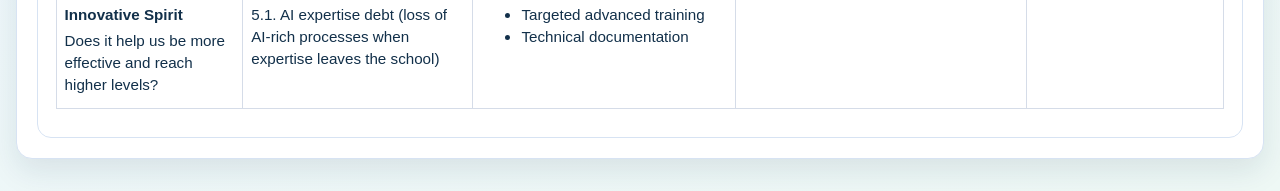
<file: response.html>
<!doctype html>
<html lang="en">
<head>
  <meta charset="utf-8">
  <meta name="viewport" content="width=device-width, initial-scale=1">
  <title>Prevention & Response | RAIL Strategy 2026</title>
  <link rel="stylesheet" href="./styles.css">
</head>
<body data-page="response">
  <header class="site-header"><div class="header-inner"><a class="brand" href="./index.html"><div class="brand-mark">R</div><div class="brand-text"><strong>RAIL Strategy</strong>2026 K-12 Portal</div></a><button id="menu-toggle" class="menu-toggle" type="button">Menu</button><nav id="main-nav" class="main-nav" aria-label="Main navigation"><a href="./index.html">Home</a><a href="./incidents.html">Incident Categories</a><a aria-current="page" href="./response.html">Prevention & Response</a><a href="./eu-ai-act-summary.html">EU AI Act Summary</a><a href="./data-protection-gdpr.html">AI Data Protection & GDPR</a><a href="./curriculum.html">Curriculum Map</a><a href="./infographics.html">Infographics</a><a href="./action-plan.html">Action Plan</a></nav></div></header>
  <section class="hero"><div class="hero-card"><h1>Prevention, SOP & Consequences</h1><p>Prevention controls, incident workflows, and consequence pathways aligned with handbooks and policy.</p></div></section>
  <main class="page-grid single-column"><section class="panel content-panel"><p id="status" class="status">Loading…</p><div id="doc-content" class="doc-content"></div></section></main>
  <a class="top-link" href="#">Top</a>
  <script src="./app.js"></script>
  <script>
    const menuToggle = document.querySelector("#menu-toggle");
    const mainNav = document.querySelector("#main-nav");
    menuToggle?.addEventListener("click", () => mainNav.classList.toggle("open"));
  </script>
</body>
</html>
</file>
<file: styles.css>
:root {
  --bg: #f4f8ff;
  --surface: #ffffff;
  --surface-alt: #eef4ff;
  --ink: #12304a;
  --muted: #4f6478;
  --brand: #0c6ea8;
  --brand-2: #0f8b6f;
  --accent: #ffb347;
  --line: #d7e3f3;
  --shadow: 0 12px 30px rgba(18, 48, 74, 0.1);
}

* {
  box-sizing: border-box;
}

html,
body {
  margin: 0;
  padding: 0;
  font-family: "Avenir Next", "Segoe UI", sans-serif;
  color: var(--ink);
  background: linear-gradient(165deg, #f7fbff 0%, #edf5ff 45%, #eef8f5 100%);
}

body {
  min-height: 100vh;
}

a {
  color: var(--brand);
}

.site-header {
  position: sticky;
  top: 0;
  z-index: 40;
  background: rgba(255, 255, 255, 0.95);
  backdrop-filter: blur(8px);
  border-bottom: 1px solid var(--line);
}

.header-inner {
  max-width: 1200px;
  margin: 0 auto;
  padding: 0.8rem 1rem;
  display: flex;
  align-items: center;
  justify-content: space-between;
  gap: 1rem;
}

.brand {
  display: flex;
  align-items: center;
  gap: 0.75rem;
  color: var(--ink);
  text-decoration: none;
}

.brand-mark {
  width: 40px;
  height: 40px;
  border-radius: 12px;
  background: linear-gradient(135deg, var(--brand), var(--brand-2));
  color: #fff;
  display: grid;
  place-items: center;
  font-weight: 700;
}

.brand-text {
  font-size: 0.95rem;
  line-height: 1.2;
}

.brand-text strong {
  font-size: 1.05rem;
  display: block;
}

.menu-toggle {
  display: none;
  border: 1px solid var(--line);
  background: var(--surface);
  border-radius: 10px;
  padding: 0.45rem 0.65rem;
  color: var(--ink);
}

.main-nav {
  display: flex;
  flex-wrap: wrap;
  gap: 0.45rem;
}

.main-nav a {
  text-decoration: none;
  color: var(--ink);
  border: 1px solid var(--line);
  background: #fff;
  border-radius: 999px;
  padding: 0.42rem 0.8rem;
  font-size: 0.9rem;
}

.main-nav a[aria-current="page"] {
  background: var(--ink);
  color: #fff;
  border-color: var(--ink);
}

.hero {
  max-width: 1200px;
  margin: 1.4rem auto 0;
  padding: 1.1rem 1rem;
}

.hero-card {
  background: linear-gradient(160deg, #0f6ca8 0%, #0f845f 100%);
  border-radius: 20px;
  padding: 1.25rem;
  color: #fff;
  box-shadow: var(--shadow);
}

.hero-card h1 {
  margin: 0;
  font-size: clamp(1.45rem, 2.6vw, 2rem);
}

.hero-card p {
  margin: 0.5rem 0 0;
  max-width: 80ch;
}

.page-grid {
  max-width: 1200px;
  margin: 1rem auto 2rem;
  padding: 0 1rem;
  display: grid;
  grid-template-columns: 290px minmax(0, 1fr);
  gap: 1rem;
}

.page-grid.single-column {
  grid-template-columns: minmax(0, 1fr);
  max-width: 1380px;
}

.panel {
  border: 1px solid var(--line);
  border-radius: 16px;
  background: var(--surface);
  box-shadow: var(--shadow);
}

.tools-panel {
  position: sticky;
  top: 78px;
  align-self: start;
  padding: 1rem;
}

.tools-panel h2 {
  margin: 0 0 0.7rem;
  font-size: 1rem;
}

.label {
  display: block;
  margin-top: 0.7rem;
  font-size: 0.78rem;
  letter-spacing: 0.02em;
  font-weight: 700;
  color: var(--muted);
  text-transform: uppercase;
}

input,
select,
button {
  width: 100%;
  margin-top: 0.35rem;
  border: 1px solid var(--line);
  border-radius: 10px;
  padding: 0.55rem 0.65rem;
  font: inherit;
  color: var(--ink);
  background: #fff;
}

button {
  cursor: pointer;
  font-weight: 600;
}

.btn-primary {
  background: var(--brand);
  color: #fff;
  border-color: var(--brand);
}

.btn-soft {
  background: var(--surface-alt);
}

.jump-list {
  margin: 0.6rem 0 0;
  padding: 0;
  list-style: none;
  max-height: 280px;
  overflow: auto;
}

.jump-list a {
  display: block;
  text-decoration: none;
  color: var(--ink);
  padding: 0.35rem 0.5rem;
  border-radius: 8px;
}

.jump-list a:hover {
  background: var(--surface-alt);
}

.content-panel {
  padding: 1.25rem;
  overflow: hidden;
}

.status {
  margin: 0 0 0.8rem;
  color: var(--muted);
  font-size: 0.92rem;
}

.doc-content {
  background: #fff;
  border: 1px solid var(--line);
  border-radius: 14px;
  padding: 1.1rem;
  overflow-x: auto;
}

.doc-content table {
  width: 100%;
  border-collapse: collapse;
  margin: 0.65rem 0;
}

.doc-content td,
.doc-content th {
  border: 1px solid #d5dce8;
  vertical-align: top;
  padding: 0.5rem;
  font-size: 0.95rem;
}

.doc-content p,
.doc-content li {
  line-height: 1.45;
}

.doc-content p {
  margin: 0.25rem 0;
}

.doc-content ul {
  margin: 0.25rem 0 0.35rem;
}

.doc-content a {
  word-break: break-word;
}

mark.search-hit {
  background: #fff2a8;
  padding: 0.05rem;
}

.top-link {
  position: fixed;
  right: 1rem;
  bottom: 1rem;
  width: auto;
  padding: 0.55rem 0.8rem;
  border-radius: 999px;
  background: var(--ink);
  color: #fff;
  text-decoration: none;
  border: none;
}

.home-grid {
  display: grid;
  gap: 0.9rem;
  grid-template-columns: repeat(auto-fit, minmax(220px, 1fr));
}

.home-layout {
  display: grid;
  grid-template-columns: minmax(0, 1.15fr) minmax(300px, 0.85fr);
  gap: 1rem;
  align-items: start;
}

.home-card {
  text-decoration: none;
  color: var(--ink);
  border: 1px solid var(--line);
  border-radius: 14px;
  background: #fff;
  padding: 1rem;
}

.home-card h3 {
  margin: 0;
  font-size: 1.05rem;
}

.home-card p {
  margin: 0.45rem 0 0;
  font-size: 0.92rem;
  color: var(--muted);
}

.home-feature-card {
  text-decoration: none;
  color: var(--ink);
  border: 1px solid var(--line);
  border-radius: 14px;
  background: #fff;
  padding: 0.85rem;
  display: block;
}

.home-feature-card h3 {
  margin: 0 0 0.55rem;
  font-size: 1.05rem;
}

.home-feature-card img {
  width: 100%;
  height: auto;
  display: block;
  border-radius: 10px;
  border: 1px solid var(--line);
}

.infographic-grid {
  display: grid;
  grid-template-columns: 1fr;
  gap: 1rem;
  max-width: 980px;
  margin: 0 auto;
}

.infographic-card {
  border: 1px solid var(--line);
  border-radius: 16px;
  background: #fff;
  padding: 0.9rem;
}

.infographic-card h2 {
  margin: 0 0 0.5rem;
  font-size: 1.1rem;
}

.infographic-card img {
  display: block;
  width: auto;
  max-width: 100%;
  height: auto;
  border-radius: 10px;
  border: 1px solid #d7e3f3;
  background: #fff;
  max-height: calc(100vh - 230px);
  object-fit: contain;
  margin: 0 auto;
}

@media (max-width: 900px) {
  .infographic-card img {
    max-height: calc(100vh - 180px);
  }
}

.site-footer {
  max-width: 1200px;
  margin: 1rem auto 2rem;
  padding: 0 1rem;
  color: var(--muted);
  font-size: 0.88rem;
}

@media (max-width: 980px) {
  .page-grid {
    grid-template-columns: 1fr;
  }

  .tools-panel {
    position: static;
  }

  .home-layout {
    grid-template-columns: 1fr;
  }
}

@media (max-width: 780px) {
  .menu-toggle {
    display: inline-block;
  }

  .main-nav {
    display: none;
    width: 100%;
  }

  .main-nav.open {
    display: flex;
  }
}
</file>
